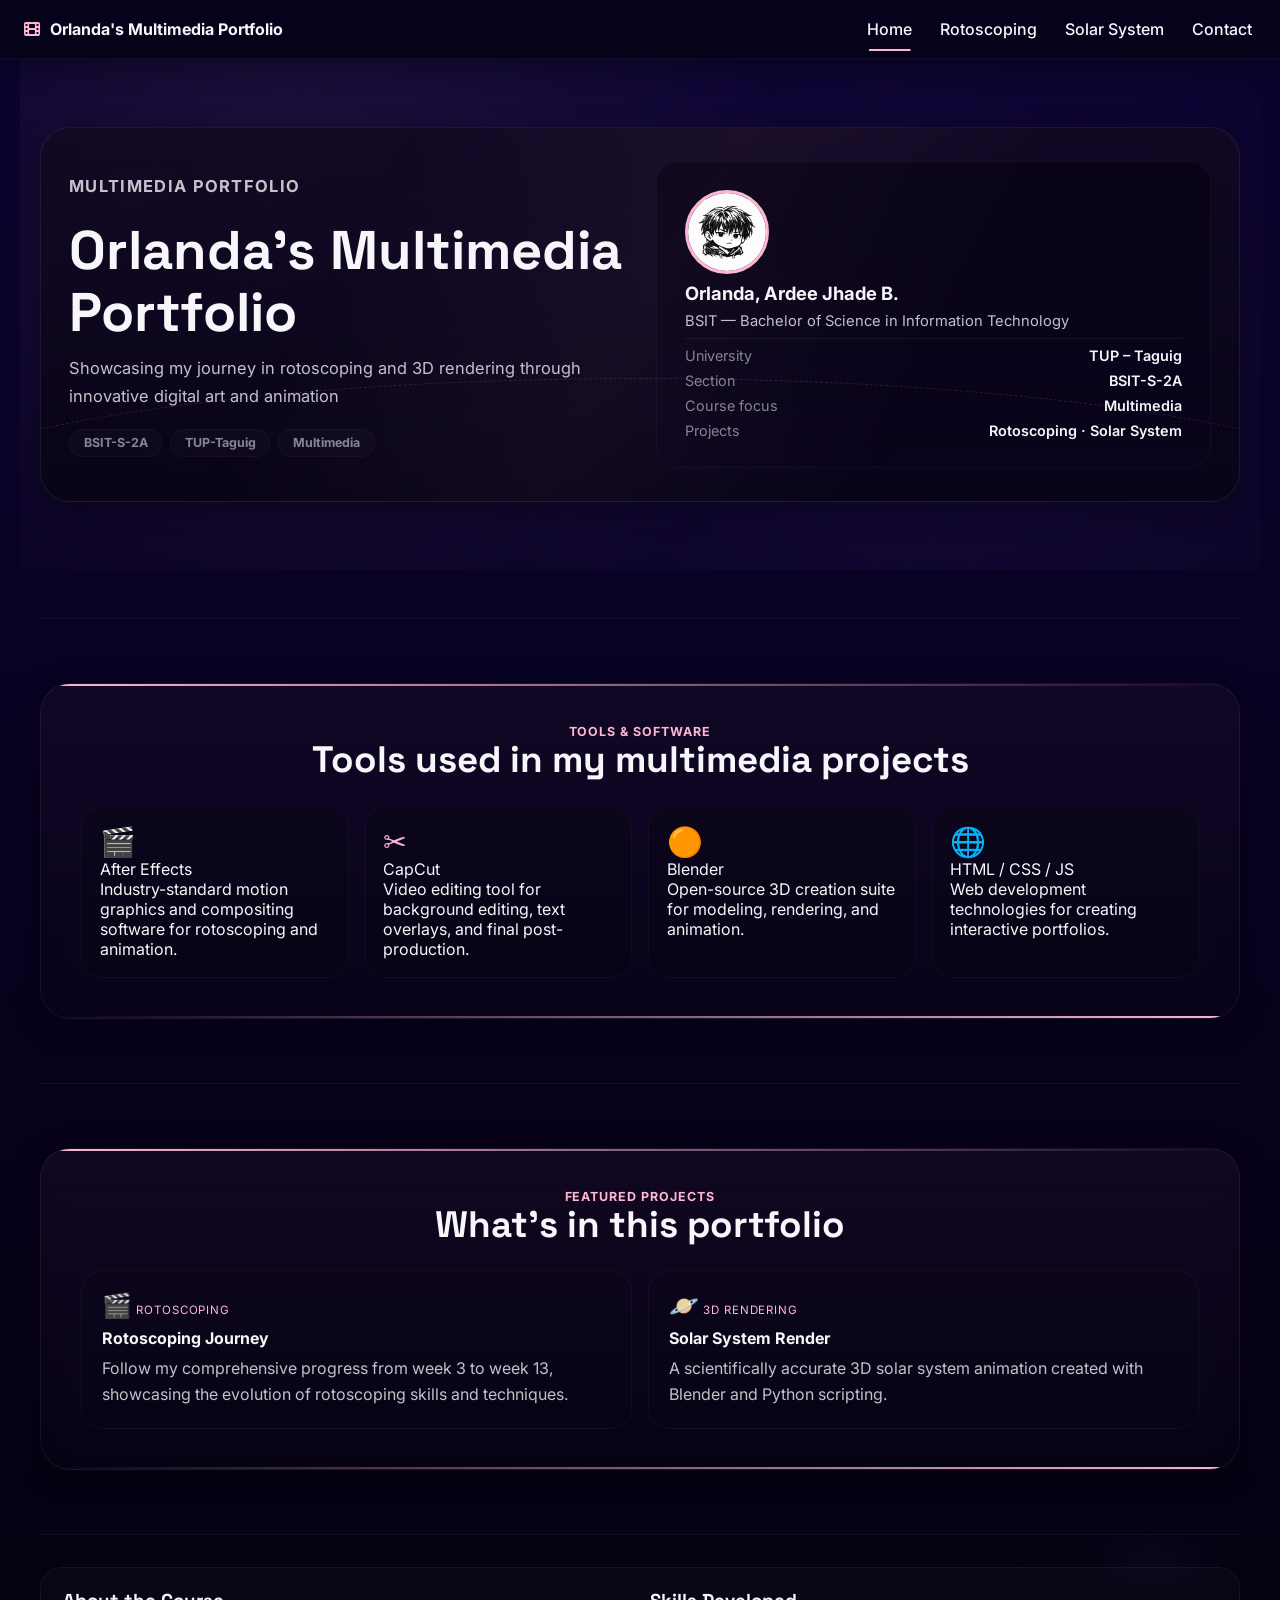
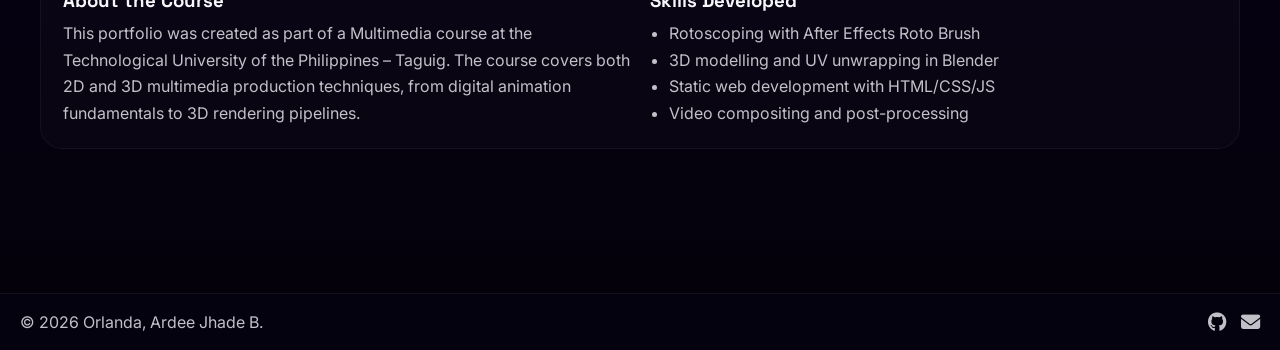
<file: index.html>
<!doctype html>
<html lang="en">
    <head>
        <meta charset="UTF-8" />
        <meta name="viewport" content="width=device-width, initial-scale=1.0" />
        <meta
            name="description"
            content="Orlanda's Multimedia Portfolio — showcasing rotoscoping and 3D solar system animation projects with cutting-edge digital art techniques."
        />
        <link rel="icon" type="image/x-icon" href="images/favicon.png" />
        <title>Orlanda's Multimedia Portfolio</title>
        <link rel="stylesheet" href="css/style.css" />
        <link
            rel="stylesheet"
            href="https://cdnjs.cloudflare.com/ajax/libs/font-awesome/6.4.0/css/all.min.css"
        />
    </head>
    <body class="home-page">
        <a class="skip-link" href="#main">Skip to main content</a>

        <!-- Navbar -->
        <nav class="nav-glass" id="navbar">
            <div class="nav-inner">
                <a href="index.html" class="nav-logo">
                    <i class="fas fa-film"></i>
                    <span>Orlanda's Multimedia Portfolio</span>
                </a>
                <button
                    class="nav-toggle"
                    id="navToggle"
                    aria-label="Toggle navigation"
                >
                    <i class="fas fa-bars"></i>
                </button>
                <div class="nav-links" id="navLinks">
                    <a href="index.html" class="active">Home</a>
                    <a href="rotoscoping.html">Rotoscoping</a>
                    <a href="solar-system.html">Solar System</a>
                    <a href="contact.html">Contact</a>
                </div>
            </div>
        </nav>

        <!-- Main Content -->
        <main id="main" tabindex="-1">
            <div class="page-container">
                <!-- ── HERO ── -->
                <section class="hero-section">
                    <div class="hero-content">
                        <div class="about-hero home-hero-panel solar-block">
                            <div class="about-hero-left reveal">
                                <p class="eyebrow">Multimedia Portfolio</p>
                                <h1>Orlanda's Multimedia Portfolio</h1>
                                <p>
                                    Showcasing my journey in rotoscoping and 3D rendering
                                    through innovative digital art and animation
                                </p>
                                <div class="about-pills">
                                    <span class="about-pill">BSIT-S-2A</span>
                                    <span class="about-pill">TUP-Taguig</span>
                                    <span class="about-pill">Multimedia</span>
                                </div>
                            </div>
                            <!-- Profile card -->
                            <div class="profile-card reveal">
                                <img
                                    class="profile-avatar"
                                    src="images/adi.png"
                                    alt="Orlanda, Ardee Jhade B."
                                />
                                <p class="profile-name">Orlanda, Ardee Jhade B.</p>
                                <p class="profile-sub">
                                    BSIT — Bachelor of Science in Information Technology
                                </p>
                                <hr class="profile-divider" />
                                <div class="profile-row">
                                    <span class="pr-key">University</span>
                                    <span class="pr-val">TUP – Taguig</span>
                                </div>
                                <div class="profile-row">
                                    <span class="pr-key">Section</span>
                                    <span class="pr-val">BSIT-S-2A</span>
                                </div>
                                <div class="profile-row">
                                    <span class="pr-key">Course focus</span>
                                    <span class="pr-val">Multimedia</span>
                                </div>
                                <div class="profile-row">
                                    <span class="pr-key">Projects</span>
                                    <span class="pr-val">Rotoscoping · Solar System</span>
                                </div>
                            </div>
                            <div class="solar-orbit-line" aria-hidden="true"></div>
                        </div>
                    </div>
                </section>

                <!-- ── BODY ── -->
                <div class="content-section">
                    <div class="about-body">
                        <hr class="about-divider" />
                        <!-- Tools & Software -->
                        <div class="section-wrapper">
                            <div
                                class="home-section-head reveal"
                                style="margin-bottom: 1.5rem"
                            >
                                <p class="eyebrow">Tools & Software</p>
                                <h2>Tools used in my multimedia projects</h2>
                            </div>
                            <div class="tools-grid">
                                <div class="tool-card reveal">
                                    <span class="tool-icon">🎬</span>
                                    <p class="tool-name">After Effects</p>
                                    <p class="tool-desc">
                                        Industry-standard motion graphics and
                                        compositing software for rotoscoping and
                                        animation.
                                    </p>
                                </div>
                                <div class="tool-card reveal">
                                    <span class="tool-icon">✂️</span>
                                    <p class="tool-name">CapCut</p>
                                    <p class="tool-desc">
                                        Video editing tool for background editing, text
                                        overlays, and final post-production.
                                    </p>
                                </div>
                                <div class="tool-card reveal">
                                    <span class="tool-icon">🟠</span>
                                    <p class="tool-name">Blender</p>
                                    <p class="tool-desc">
                                        Open-source 3D creation suite for modeling,
                                        rendering, and animation.
                                    </p>
                                </div>
                                <div class="tool-card reveal">
                                    <span class="tool-icon">🌐</span>
                                    <p class="tool-name">HTML / CSS / JS</p>
                                    <p class="tool-desc">
                                        Web development technologies for creating
                                        interactive portfolios.
                                    </p>
                                </div>
                            </div>
                        </div>
                        <hr class="about-divider" />
                        <!-- Projects -->
                        <div class="section-wrapper">
                            <div
                                class="home-section-head reveal"
                                style="margin-bottom: 1.5rem"
                            >
                                <p class="eyebrow">Featured Projects</p>
                                <h2>What's in this portfolio</h2>
                            </div>
                            <div class="project-summary-grid">
                                <a class="ps-card reveal" href="rotoscoping.html">
                                    <span class="ps-icon">🎬</span>
                                    <span class="ps-tag">Rotoscoping</span>
                                    <p class="ps-title">Rotoscoping Journey</p>
                                    <p class="ps-desc">
                                        Follow my comprehensive progress from week 3 to
                                        week 13, showcasing the evolution of rotoscoping
                                        skills and techniques.
                                    </p>
                                </a>
                                <a class="ps-card reveal" href="solar-system.html">
                                    <span class="ps-icon">🪐</span>
                                    <span class="ps-tag">3D Rendering</span>
                                    <p class="ps-title">Solar System Render</p>
                                    <p class="ps-desc">
                                        A scientifically accurate 3D solar system
                                        animation created with Blender and Python
                                        scripting.
                                    </p>
                                </a>
                            </div>
                        </div>
                        <hr class="about-divider" />
                        <!-- Course context -->
                        <div class="course-box reveal">
                            <div>
                                <h3>About the Course</h3>
                                <p>
                                    This portfolio was created as part of a Multimedia
                                    course at the Technological University of the
                                    Philippines – Taguig. The course covers both 2D and
                                    3D multimedia production techniques, from digital
                                    animation fundamentals to 3D rendering pipelines.
                                </p>
                            </div>
                            <div>
                                <h3>Skills Developed</h3>
                                <ul class="course-list">
                                    <li>Rotoscoping with After Effects Roto Brush</li>
                                    <li>3D modelling and UV unwrapping in Blender</li>
                                    <li>Static web development with HTML/CSS/JS</li>
                                    <li>Video compositing and post-processing</li>
                                </ul>
                            </div>
                        </div>
                    </div>
                </div>
            </div>
        </main>

        <!-- Footer -->
        <footer class="footer-glass">
            <div class="footer-inner">
                <p>
                    &copy; <span id="current-year"></span> Orlanda, Ardee Jhade
                    B.
                </p>
                <div class="footer-socials">
                    <a
                        href="https://github.com/AkiraJade"
                        target="_blank"
                        aria-label="GitHub"
                        ><i class="fab fa-github"></i
                    ></a>
                    <a
                        href="mailto:jhadeorlanda117@gmail.com"
                        aria-label="Email"
                        ><i class="fas fa-envelope"></i
                    ></a>
                </div>
            </div>
        </footer>

        <script>
            document.getElementById("current-year").textContent =
                new Date().getFullYear();

            const navToggle = document.getElementById("navToggle");
            const navLinks = document.getElementById("navLinks");
            navToggle.addEventListener("click", () => {
                navLinks.classList.toggle("active");
            });
        </script>
    </body>
</html>
</file>
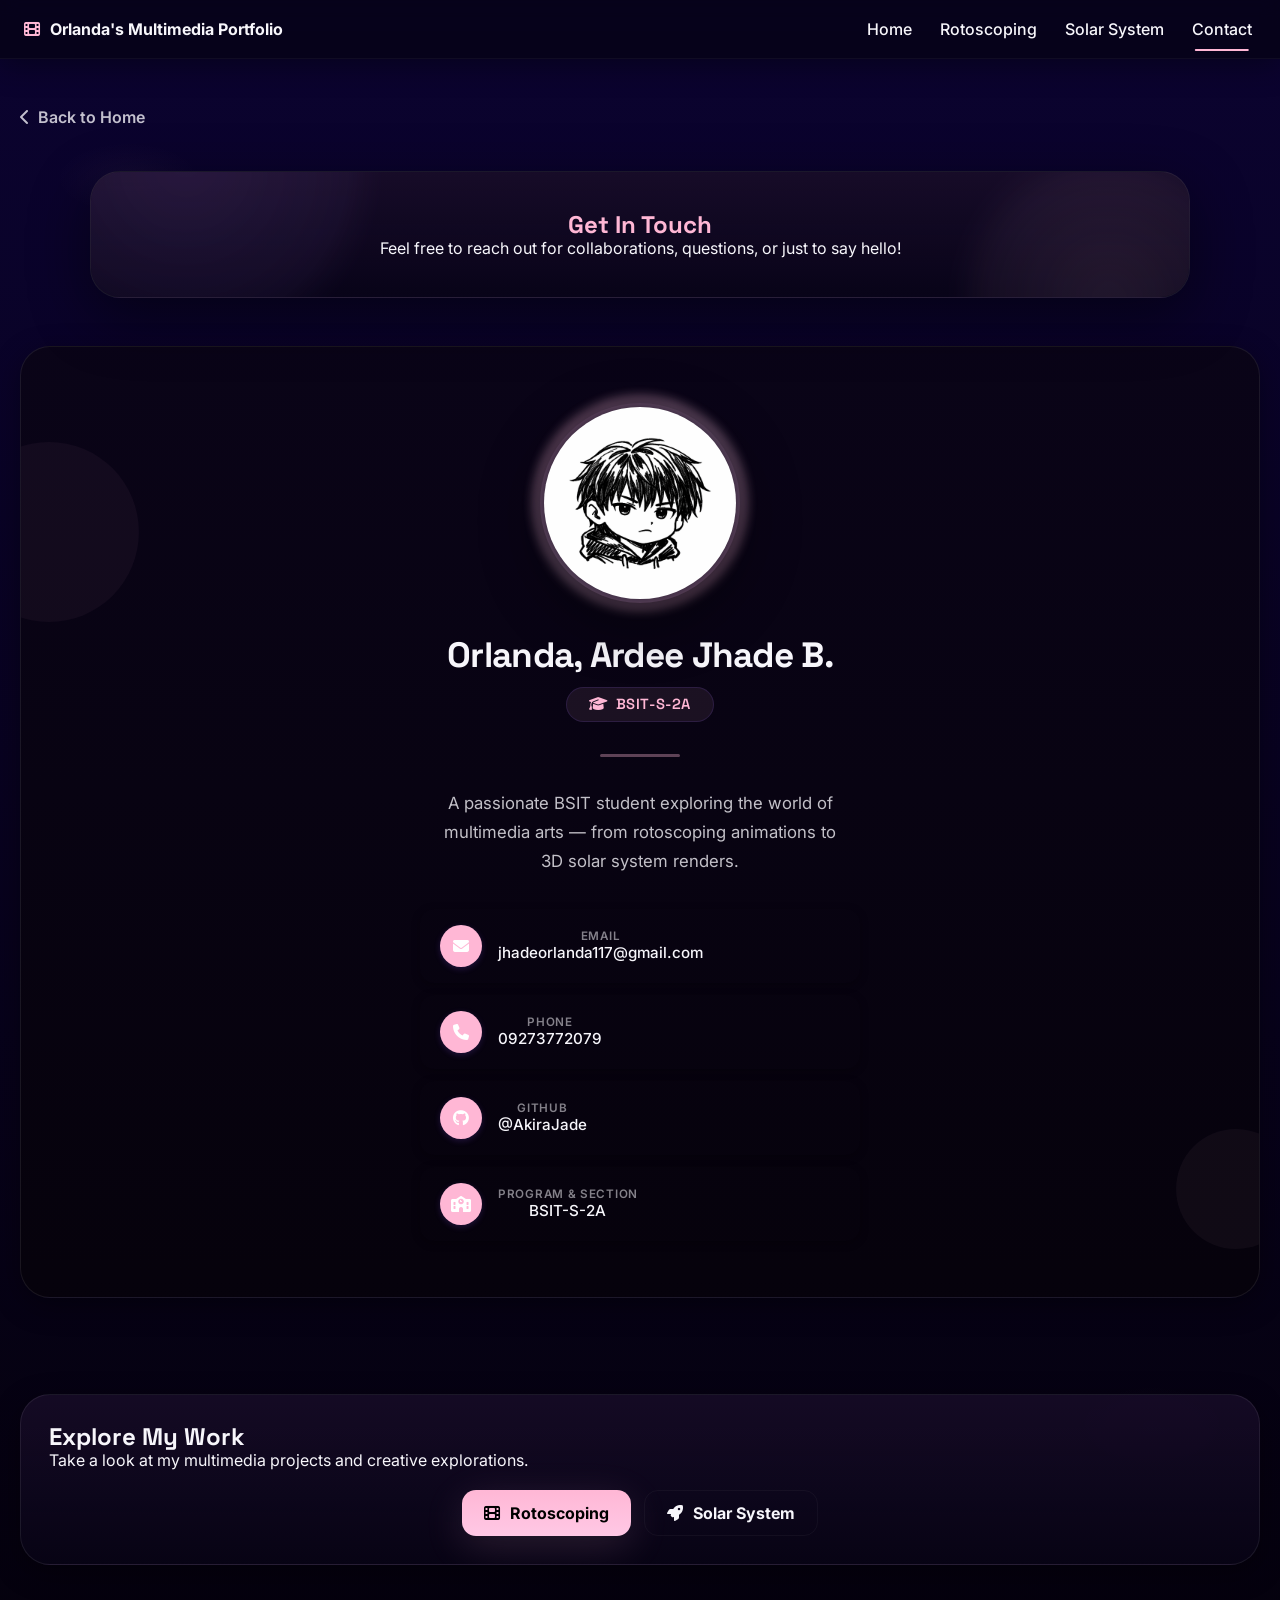
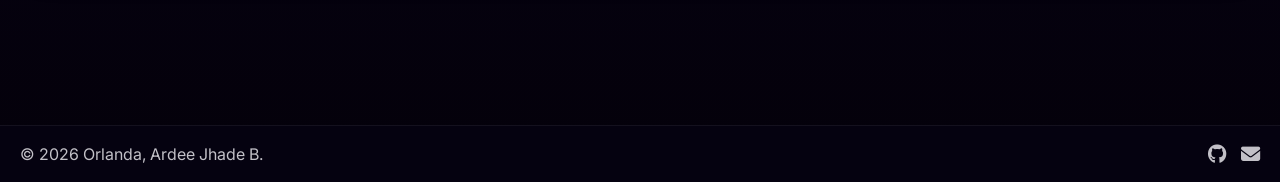
<file: contact.html>
<!doctype html>
<html lang="en">
    <head>
        <meta charset="UTF-8" />
        <meta name="viewport" content="width=device-width, initial-scale=1.0" />
        <meta
            name="description"
            content="Contact Orlanda, Ardee Jhade B. — BSIT-S-2A student and multimedia portfolio creator."
        />
        <link rel="icon" type="image/x-icon" href="images/favicon.png" />
        <title>Contact | Orlanda's Multimedia Portfolio</title>
        <link rel="stylesheet" href="css/style.css" />
        <link
            rel="stylesheet"
            href="https://cdnjs.cloudflare.com/ajax/libs/font-awesome/6.4.0/css/all.min.css"
        />
        <style>
            /* ---- Contact Page Specific Styles ---- */
            .contact-profile-card {
                max-width: 520px;
                margin: 0 auto;
                text-align: center;
            }

            .profile-picture-wrapper {
                position: relative;
                width: 200px;
                height: 200px;
                margin: 0 auto 2rem;
            }

            .profile-picture-ring {
                position: absolute;
                inset: -5px;
                border-radius: 50%;
                background: linear-gradient(
                    135deg,
                    var(--accent),
                    var(--accent-light),
                    var(--accent)
                );
                animation: ringRotate 8s linear infinite;
                z-index: 0;
            }

            @keyframes ringRotate {
                from {
                    transform: rotate(0deg);
                }
                to {
                    transform: rotate(360deg);
                }
            }

            .profile-picture-ring::before {
                content: "";
                position: absolute;
                inset: 3px;
                border-radius: 50%;
                background: var(--card);
            }

            .profile-picture {
                position: relative;
                width: 200px;
                height: 200px;
                border-radius: 50%;
                object-fit: cover;
                z-index: 1;
                box-shadow: var(--shadow-lg);
                transition: var(--transition-smooth);
            }

            .profile-picture:hover {
                transform: scale(1.03);
                box-shadow: var(--shadow-xl);
            }

            .profile-name {
                font-family: "Space Grotesk", sans-serif;
                font-size: 2.2rem;
                font-weight: 800;
                margin-bottom: 0.5rem;
                letter-spacing: -0.02em;
                color: var(--text);
            }

            .profile-section-badge {
                display: inline-flex;
                align-items: center;
                gap: 0.5rem;
                padding: 0.45rem 1.4rem;
                border-radius: var(--radius-full);
                font-size: 0.92rem;
                font-weight: 600;
                font-family: "Space Grotesk", sans-serif;
                color: var(--accent);
                background: var(--accent-faint);
                border: 1px solid rgba(139, 92, 246, 0.15);
                letter-spacing: 0.04em;
            }

            .profile-divider {
                width: 80px;
                height: 3px;
                margin: 2rem auto;
                border-radius: 3px;
                background: var(--accent);
                opacity: 0.35;
            }

            .contact-info-grid {
                display: grid;
                grid-template-columns: 1fr;
                gap: 0.75rem;
                max-width: 440px;
                margin: 0 auto;
            }

            .contact-info-item {
                display: flex;
                align-items: center;
                gap: 1rem;
                padding: 1rem 1.25rem;
                background: var(--bg);
                border: 1px solid var(--border);
                border-radius: var(--radius-md);
                box-shadow: var(--shadow-xs);
                transition: var(--transition-smooth);
                text-decoration: none;
                color: var(--text);
            }

            .contact-info-item:hover {
                transform: translateY(-2px);
                box-shadow: var(--shadow-md);
                border-color: var(--accent-lighter);
            }

            .contact-info-item .icon-circle {
                width: 42px;
                height: 42px;
                border-radius: 50%;
                display: flex;
                align-items: center;
                justify-content: center;
                font-size: 1rem;
                flex-shrink: 0;
                background: var(--accent);
                color: #fff;
                box-shadow: 0 2px 6px rgba(139, 92, 246, 0.2);
            }

            .contact-info-item .info-text {
                display: flex;
                flex-direction: column;
            }

            .contact-info-item .info-label {
                font-size: 0.73rem;
                color: var(--text-muted);
                text-transform: uppercase;
                letter-spacing: 0.06em;
                font-weight: 600;
            }

            .contact-info-item .info-value {
                font-size: 0.95rem;
                color: var(--text);
                font-weight: 500;
            }

            /* Decorative shapes */
            .contact-particles {
                position: absolute;
                inset: 0;
                pointer-events: none;
                overflow: hidden;
                border-radius: inherit;
            }

            .contact-particles .particle {
                position: absolute;
                border-radius: 50%;
                opacity: 0.04;
                animation: particleFloat 10s ease-in-out infinite;
            }

            @keyframes particleFloat {
                0%,
                100% {
                    transform: translateY(0) scale(1);
                }
                50% {
                    transform: translateY(-15px) scale(1.1);
                }
            }
        </style>
    </head>
    <body>
        <a
            class="skip-link"
            href="#maincontent"
            style="
                position: fixed;
                left: -999px;
                top: auto;
                width: 1px;
                height: 1px;
                overflow: hidden;
            "
            >Skip to main content</a
        >

        <!-- Navbar -->
        <nav class="nav-glass" id="navbar">
            <div class="nav-inner">
                <a href="index.html" class="nav-logo">
                    <i class="fas fa-film"></i>
                    <span>Orlanda's Multimedia Portfolio</span>
                </a>
                <button
                    class="nav-toggle"
                    id="navToggle"
                    aria-label="Toggle navigation"
                >
                    <i class="fas fa-bars"></i>
                </button>
                <div class="nav-links" id="navLinks">
                    <a href="index.html">Home</a>
                    <a href="rotoscoping.html">Rotoscoping</a>
                    <a href="solar-system.html">Solar System</a>
                    <a href="contact.html" class="active">Contact</a>
                </div>
            </div>
        </nav>

        <!-- Main Content -->
        <main
            id="maincontent"
            class="container"
            style="padding-top: 3rem; padding-bottom: 4rem"
        >
            <a href="index.html" class="back-link fade-up">
                <i class="fas fa-chevron-left"></i> Back to Home
            </a>

            <!-- Hero Section -->
            <section class="hero-glass fade-up" style="margin-bottom: 3rem">
                <div
                    class="glow-ring purple"
                    style="
                        width: 350px;
                        height: 350px;
                        top: -180px;
                        left: -80px;
                    "
                ></div>
                <div
                    class="glow-ring magenta"
                    style="
                        width: 280px;
                        height: 280px;
                        bottom: -140px;
                        right: -60px;
                    "
                ></div>
                <h1 class="gradient-text">Get In Touch</h1>
                <p>
                    Feel free to reach out for collaborations, questions, or
                    just to say hello!
                </p>
            </section>

            <!-- Profile Card -->
            <section class="content-section fade-up" style="padding-top: 0">
                <div
                    class="glass-card-strong"
                    style="
                        padding: 3.5rem 2rem;
                        border-radius: var(--radius-xl);
                        position: relative;
                        overflow: hidden;
                    "
                >
                    <!-- Decorative particles -->
                    <div class="contact-particles">
                        <div
                            class="particle"
                            style="
                                width: 180px;
                                height: 180px;
                                background: var(--accent);
                                top: 10%;
                                left: -5%;
                                animation-delay: 0s;
                            "
                        ></div>
                        <div
                            class="particle"
                            style="
                                width: 120px;
                                height: 120px;
                                background: var(--accent-light);
                                bottom: 5%;
                                right: -3%;
                                animation-delay: 2s;
                            "
                        ></div>
                        <div
                            class="particle"
                            style="
                                width: 80px;
                                height: 80px;
                                background: var(--accent-lighter);
                                top: 50%;
                                right: 20%;
                                animation-delay: 4s;
                                filter: blur(40px);
                            "
                        ></div>
                    </div>

                    <div class="contact-profile-card relative z-10">
                        <!-- Profile Picture -->
                        <div class="profile-picture-wrapper">
                            <div class="profile-picture-ring"></div>
                            <img
                                src="images/adi.png"
                                alt="Orlanda, Ardee Jhade B. — Profile Picture"
                                class="profile-picture"
                            />
                        </div>

                        <!-- Name -->
                        <h2 class="profile-name">Orlanda, Ardee Jhade B.</h2>

                        <!-- Section -->
                        <div style="margin-top: 0.75rem">
                            <span class="profile-section-badge">
                                <i class="fas fa-graduation-cap"></i>
                                BSIT-S-2A
                            </span>
                        </div>

                        <div class="profile-divider"></div>

                        <!-- Bio -->
                        <p
                            class="text-secondary"
                            style="
                                max-width: 400px;
                                margin: 0 auto 2rem;
                                line-height: 1.75;
                                font-size: 1.05rem;
                            "
                        >
                            A passionate BSIT student exploring the world of
                            multimedia arts — from rotoscoping animations to 3D
                            solar system renders.
                        </p>

                        <!-- Contact Info Cards -->
                        <div class="contact-info-grid">
                            <a
                                href="mailto:jhadeorlanda117@gmail.com"
                                class="contact-info-item"
                            >
                                <div class="icon-circle">
                                    <i class="fas fa-envelope"></i>
                                </div>
                                <div class="info-text">
                                    <span class="info-label">Email</span>
                                    <span class="info-value"
                                        >jhadeorlanda117@gmail.com</span
                                    >
                                </div>
                            </a>

                            <a href="tel:09273772079" class="contact-info-item">
                                <div class="icon-circle">
                                    <i class="fas fa-phone"></i>
                                </div>
                                <div class="info-text">
                                    <span class="info-label">Phone</span>
                                    <span class="info-value">09273772079</span>
                                </div>
                            </a>

                            <a
                                href="https://github.com/AkiraJade"
                                target="_blank"
                                rel="noopener noreferrer"
                                class="contact-info-item"
                            >
                                <div class="icon-circle">
                                    <i class="fab fa-github"></i>
                                </div>
                                <div class="info-text">
                                    <span class="info-label">GitHub</span>
                                    <span class="info-value">@AkiraJade</span>
                                </div>
                            </a>

                            <div
                                class="contact-info-item"
                                style="cursor: default"
                            >
                                <div class="icon-circle">
                                    <i class="fas fa-school"></i>
                                </div>
                                <div class="info-text">
                                    <span class="info-label"
                                        >Program & Section</span
                                    >
                                    <span class="info-value">BSIT-S-2A</span>
                                </div>
                            </div>
                        </div>
                    </div>
                </div>
            </section>

            <!-- CTA -->
            <section class="content-section fade-up">
                <div class="cta-glass">
                    <h2>Explore My Work</h2>
                    <p>
                        Take a look at my multimedia projects and creative
                        explorations.
                    </p>
                    <div class="btn-group">
                        <a
                            href="rotoscoping.html"
                            class="btn-glow btn-glow-white"
                        >
                            <i class="fas fa-film"></i> Rotoscoping
                        </a>
                        <a
                            href="solar-system.html"
                            class="btn-glow btn-glow-dark"
                        >
                            <i class="fas fa-rocket"></i> Solar System
                        </a>
                    </div>
                </div>
            </section>
        </main>

        <!-- Footer -->
        <footer class="footer-glass">
            <div class="footer-inner">
                <p>
                    &copy; <span id="current-year"></span> Orlanda, Ardee Jhade
                    B.
                </p>
                <div class="footer-socials">
                    <a
                        href="https://github.com/AkiraJade"
                        target="_blank"
                        aria-label="GitHub"
                        ><i class="fab fa-github"></i
                    ></a>
                    <a
                        href="mailto:jhadeorlanda117@gmail.com"
                        aria-label="Email"
                        ><i class="fas fa-envelope"></i
                    ></a>
                </div>
            </div>
        </footer>

        <script>
            // Set current year
            document.getElementById("current-year").textContent =
                new Date().getFullYear();

            // Mobile nav toggle
            const navToggle = document.getElementById("navToggle");
            const navLinks = document.getElementById("navLinks");
            navToggle.addEventListener("click", () => {
                navLinks.classList.toggle("active");
            });
        </script>
    </body>
</html>
</file>
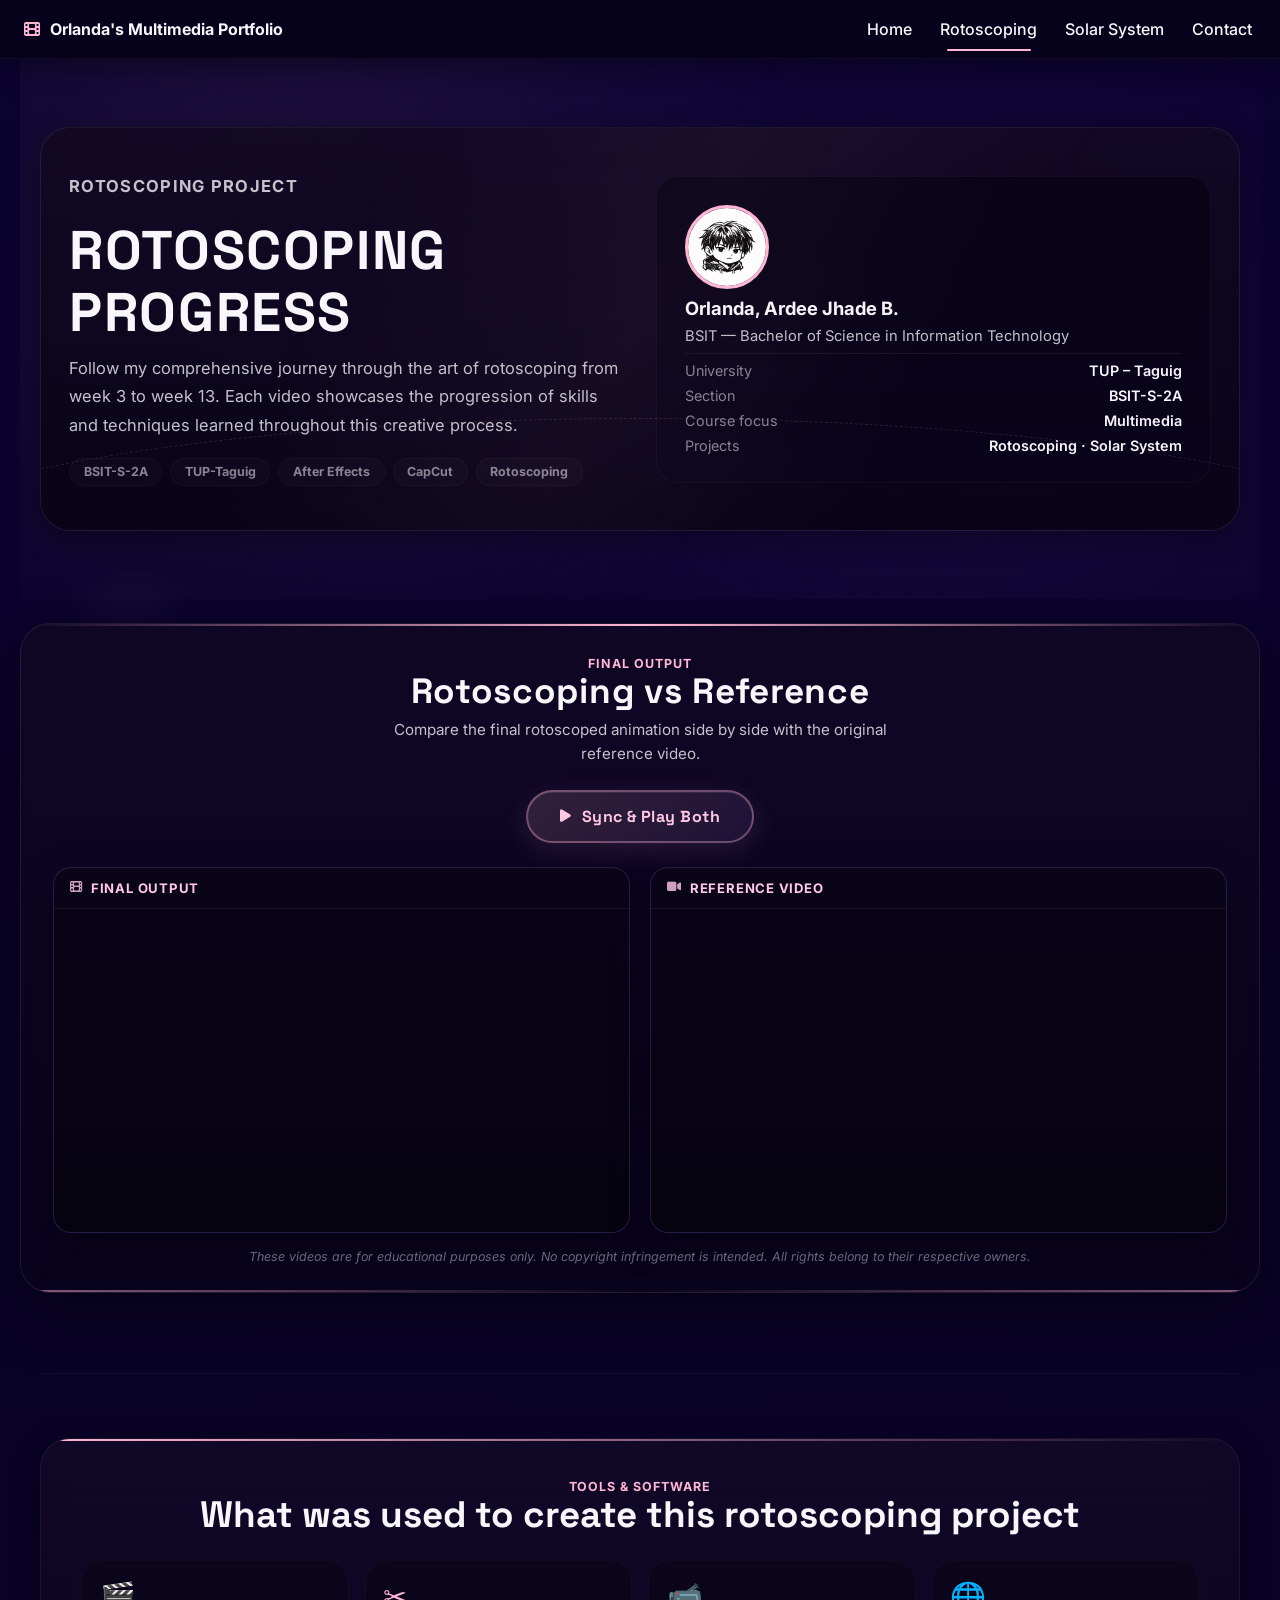
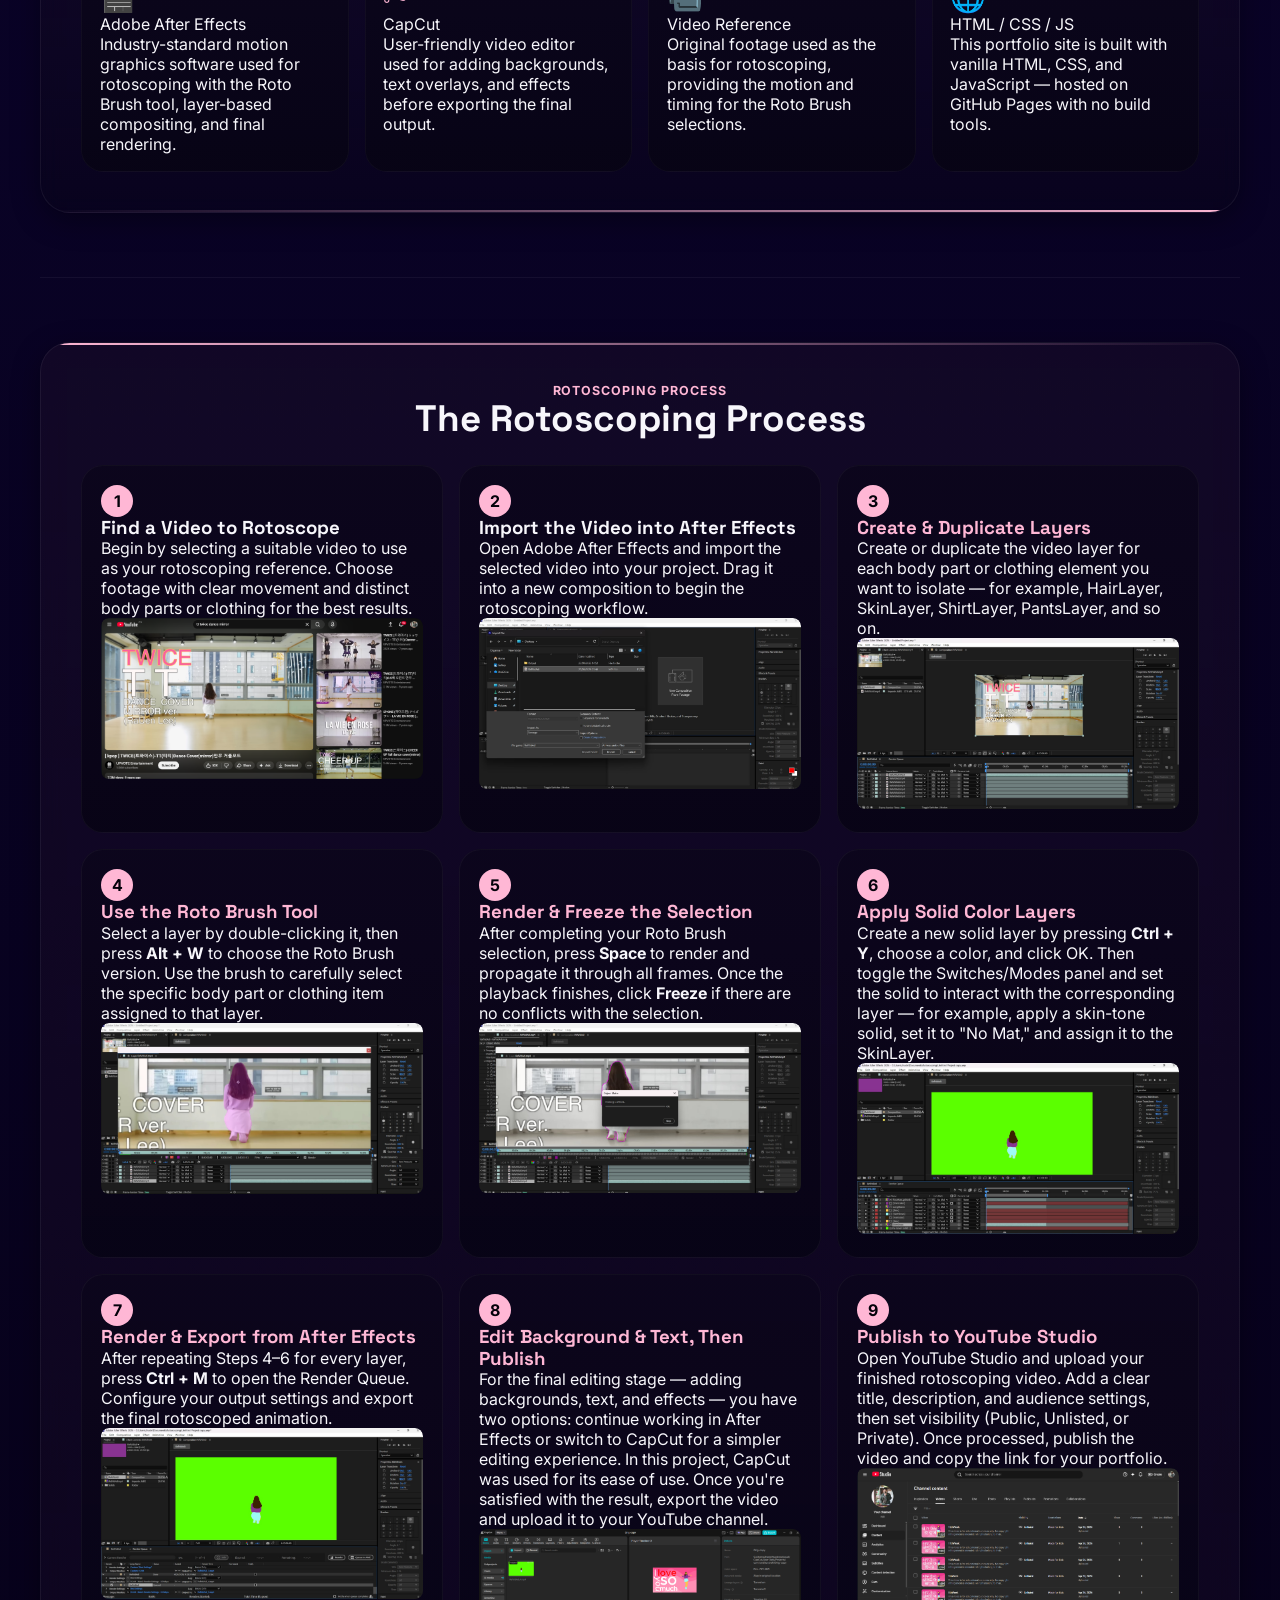
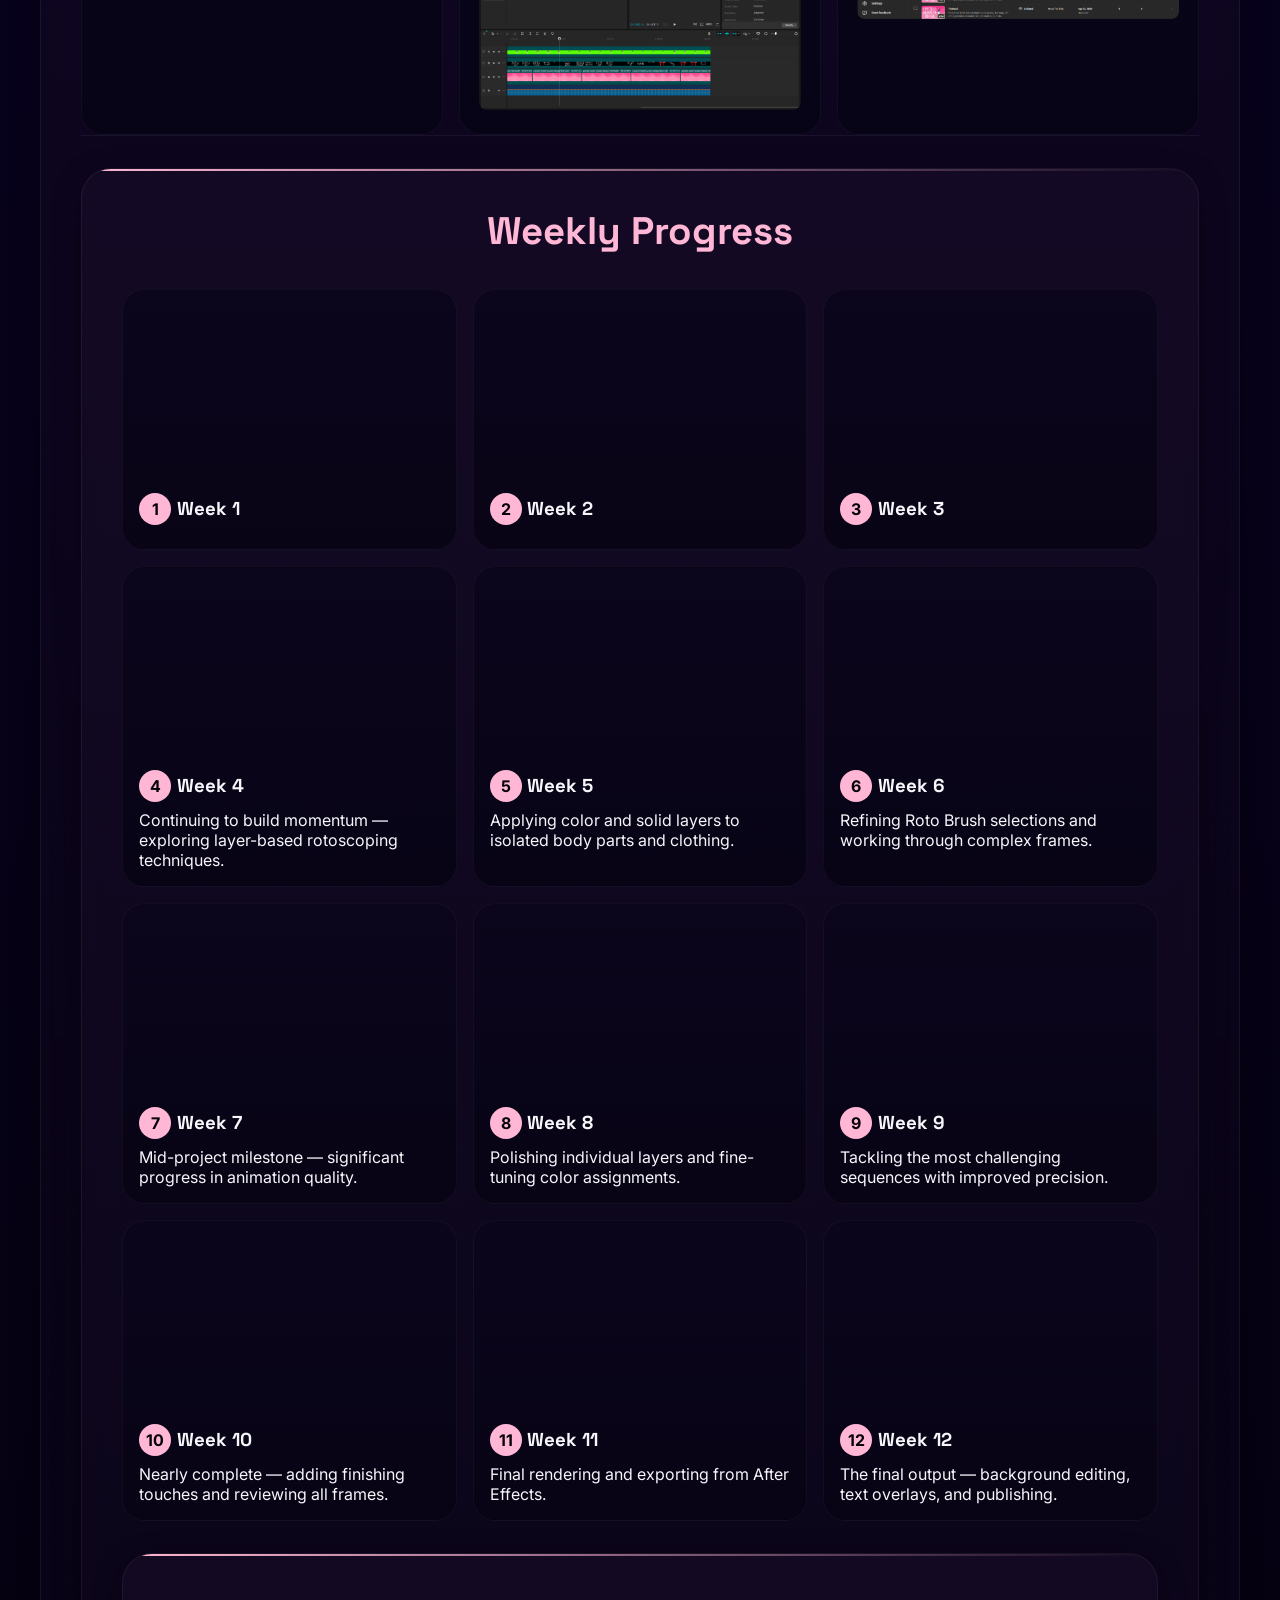
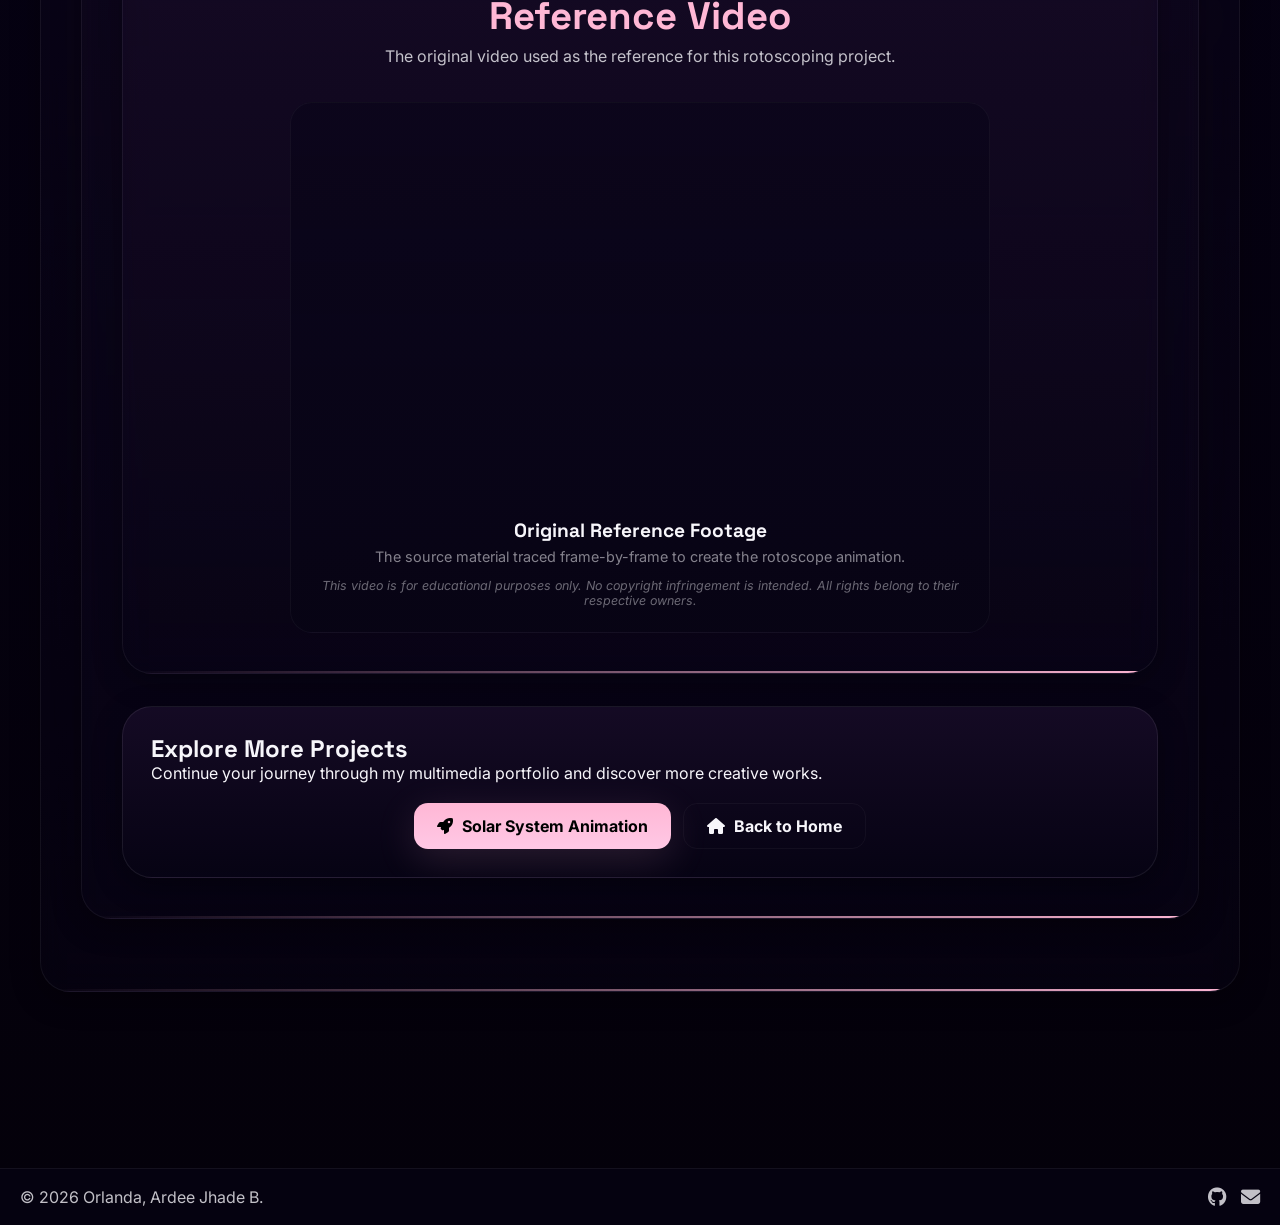
<file: rotoscoping.html>
<!DOCTYPE html>
<html lang="en">

<head>
  <meta charset="UTF-8">
  <meta name="viewport" content="width=device-width, initial-scale=1.0">
  <meta name="description"
    content="Rotoscoping Progress — follow the week-by-week development of animation skills from basic rotoscoping to polished final animations.">
  <link rel="icon" type="image/x-icon" href="images/favicon.png">
  <title>Rotoscoping Progress | Multimedia Portfolio</title>
  <link rel="stylesheet" href="css/style.css">
  <link rel="stylesheet" href="https://cdnjs.cloudflare.com/ajax/libs/font-awesome/6.4.0/css/all.min.css">
</head>

<body class="rotoscoping-page">
  <a class="skip-link" href="#main">Skip to main content</a>

  <!-- Navbar -->
  <nav class="nav-glass" id="navbar">
    <div class="nav-inner">
      <a href="index.html" class="nav-logo">
        <i class="fas fa-film"></i>
        <span>Orlanda's Multimedia Portfolio</span>
      </a>
      <button class="nav-toggle" id="navToggle" aria-label="Toggle navigation">
        <i class="fas fa-bars"></i>
      </button>
      <div class="nav-links" id="navLinks">
        <a href="index.html">Home</a>
        <a href="rotoscoping.html" class="active">Rotoscoping</a>
        <a href="solar-system.html">Solar System</a>
        <a href="contact.html">Contact</a>
      </div>
    </div>
  </nav>

  <!-- Main Content -->
  <main id="main">
    <div class="page-container">
      <!-- ── HERO ── -->
      <section class="hero-section">
        <div class="hero-content">
          <div class="about-hero home-hero-panel solar-block">
            <div class="about-hero-left reveal">
              <p class="eyebrow">Rotoscoping Project</p>
              <h1 class="roto-hero-title">Rotoscoping Progress</h1>
              <p>Follow my comprehensive journey through the art of rotoscoping from week 3 to week 13. Each video showcases the progression of skills and techniques learned throughout this creative process.</p>
              <div class="about-pills">
                <span class="about-pill">BSIT-S-2A</span>
                <span class="about-pill">TUP-Taguig</span>
                <span class="about-pill">After Effects</span>
                <span class="about-pill">CapCut</span>
                <span class="about-pill">Rotoscoping</span>
              </div>
            </div>
            <!-- Profile card -->
            <div class="profile-card reveal">
              <img class="profile-avatar" src="images/adi.png" alt="Orlanda, Ardee Jhade B." />
              <p class="profile-name">Orlanda, Ardee Jhade B.</p>
              <p class="profile-sub">BSIT — Bachelor of Science in Information Technology</p>
              <hr class="profile-divider" />
              <div class="profile-row">
                <span class="pr-key">University</span>
                <span class="pr-val">TUP – Taguig</span>
              </div>
              <div class="profile-row">
                <span class="pr-key">Section</span>
                <span class="pr-val">BSIT-S-2A</span>
              </div>
              <div class="profile-row">
                <span class="pr-key">Course focus</span>
                <span class="pr-val">Multimedia</span>
              </div>
              <div class="profile-row">
                <span class="pr-key">Projects</span>
                <span class="pr-val">Rotoscoping · Solar System</span>
              </div>
            </div>
            <div class="solar-orbit-line" aria-hidden="true"></div>
          </div>
        </div>
      </section>

      <!-- ── FINAL OUTPUT SHOWCASE ── -->
      <section class="final-output-showcase reveal">
        <div class="final-output-header">
          <p class="eyebrow">Final Output</p>
          <h2>Rotoscoping vs Reference</h2>
          <p class="final-output-desc">Compare the final rotoscoped animation side by side with the original reference video.</p>
        </div>
        <div class="final-output-controls">
          <button type="button" id="syncPlayBtn" class="sync-play-btn">
            <i class="fas fa-play"></i>
            <span>Sync & Play Both</span>
          </button>
        </div>
        <div class="final-output-grid">
          <div class="final-output-card">
            <div class="final-output-label"><i class="fas fa-film"></i> Final Output</div>
            <div class="video-wrapper">
              <div id="rotoFinalPlayer"></div>
            </div>
          </div>
          <div class="final-output-card">
            <div class="final-output-label"><i class="fas fa-video"></i> Reference Video</div>
            <div class="video-wrapper">
              <div id="rotoRefPlayer"></div>
            </div>
          </div>
        </div>
        <p class="text-muted" style="text-align:center; font-size:0.78rem; margin-top:1rem; font-style:italic; opacity:0.8;">
          These videos are for educational purposes only. No copyright infringement is intended. All rights belong to their respective owners.
        </p>
      </section>

      <!-- ── BODY ── -->
      <div class="content-section">
        <div class="about-body">
          <hr class="about-divider" />
          <!-- Tools & Software -->
          <div class="section-wrapper">
            <div class="home-section-head reveal" style="margin-bottom:1.5rem">
              <p class="eyebrow">Tools & Software</p>
              <h2>What was used to create this rotoscoping project</h2>
            </div>
            <div class="tools-grid">
              <div class="tool-card reveal">
                <span class="tool-icon">🎬</span>
                <p class="tool-name">Adobe After Effects</p>
                <p class="tool-desc">Industry-standard motion graphics software used for rotoscoping with the Roto Brush tool, layer-based compositing, and final rendering.</p>
              </div>
              <div class="tool-card reveal">
                <span class="tool-icon">✂️</span>
                <p class="tool-name">CapCut</p>
                <p class="tool-desc">User-friendly video editor used for adding backgrounds, text overlays, and effects before exporting the final output.</p>
              </div>
              <div class="tool-card reveal">
                <span class="tool-icon">📹</span>
                <p class="tool-name">Video Reference</p>
                <p class="tool-desc">Original footage used as the basis for rotoscoping, providing the motion and timing for the Roto Brush selections.</p>
              </div>
              <div class="tool-card reveal">
                <span class="tool-icon">🌐</span>
                <p class="tool-name">HTML / CSS / JS</p>
                <p class="tool-desc">This portfolio site is built with vanilla HTML, CSS, and JavaScript — hosted on GitHub Pages with no build tools.</p>
              </div>
            </div>
          </div>
          <hr class="about-divider" />
          <!-- Projects -->
          <div class="section-wrapper">
            <div class="home-section-head reveal" style="margin-bottom:1.5rem">
              <p class="eyebrow">Rotoscoping Process</p>
              <h2>The Rotoscoping Process</h2>
            </div>
            <div class="grid-3 stagger-children">
        <!-- Step 1 -->
        <div class="step-card">
          <div class="step-number">1</div>
          <h3>Find a Video to Rotoscope</h3>
          <p>Begin by selecting a suitable video to use as your rotoscoping reference. Choose footage with clear movement and distinct body parts or clothing for the best results.</p>
          <div style="border-radius: var(--radius-sm); overflow: hidden;">
            <img src="images/1stStep.png" alt="Find a Video to Rotoscope" class="process-image">
          </div>
        </div>

        <!-- Step 2 -->
        <div class="step-card">
          <div class="step-number">2</div>
          <h3>Import the Video into After Effects</h3>
          <p>Open Adobe After Effects and import the selected video into your project. Drag it into a new composition to begin the rotoscoping workflow.</p>
          <div style="border-radius: var(--radius-sm); overflow: hidden;">
            <img src="images/2ndStep.jpg" alt="Import Video into After Effects" class="process-image">
          </div>
        </div>

        <!-- Step 3 -->
        <div class="step-card">
          <div class="step-number">3</div>
          <h3 class="text-pink">Create &amp; Duplicate Layers</h3>
          <p>Create or duplicate the video layer for each body part or clothing element you want to isolate — for example, HairLayer, SkinLayer, ShirtLayer, PantsLayer, and so on.</p>
          <div style="border-radius: var(--radius-sm); overflow: hidden;">
            <img src="images/3rdStep.jpg" alt="Create and Duplicate Layers" class="process-image">
          </div>
        </div>

        <!-- Step 4 -->
        <div class="step-card">
          <div class="step-number">4</div>
          <h3 class="text-pink">Use the Roto Brush Tool</h3>
          <p>Select a layer by double-clicking it, then press <strong>Alt + W</strong> to choose the Roto Brush version. Use the brush to carefully select the specific body part or clothing item assigned to that layer.</p>
          <div style="border-radius: var(--radius-sm); overflow: hidden;">
            <img src="images/4thStep.jpg" alt="Roto Brush Selection" class="process-image">
          </div>
        </div>

        <!-- Step 5 -->
        <div class="step-card">
          <div class="step-number">5</div>
          <h3 class="text-pink">Render &amp; Freeze the Selection</h3>
          <p>After completing your Roto Brush selection, press <strong>Space</strong> to render and propagate it through all frames. Once the playback finishes, click <strong>Freeze</strong> if there are no conflicts with the selection.</p>
          <div style="border-radius: var(--radius-sm); overflow: hidden;">
            <img src="images/5thStep.jpg" alt="Render and Freeze Roto Brush" class="process-image">
          </div>
        </div>

        <!-- Step 6 -->
        <div class="step-card">
          <div class="step-number">6</div>
          <h3 class="text-pink">Apply Solid Color Layers</h3>
          <p>Create a new solid layer by pressing <strong>Ctrl + Y</strong>, choose a color, and click OK. Then toggle the Switches/Modes panel and set the solid to interact with the corresponding layer — for example, apply a skin-tone solid, set it to "No Mat," and assign it to the SkinLayer.</p>
          <div style="border-radius: var(--radius-sm); overflow: hidden;">
            <img src="images/6thStep.jpg" alt="Apply Solid Color Layers" class="process-image">
          </div>
        </div>

        <!-- Step 7 -->
        <div class="step-card">
          <div class="step-number">7</div>
          <h3 class="text-pink">Render &amp; Export from After Effects</h3>
          <p>After repeating Steps 4–6 for every layer, press <strong>Ctrl + M</strong> to open the Render Queue. Configure your output settings and export the final rotoscoped animation.</p>
          <div style="border-radius: var(--radius-sm); overflow: hidden;">
            <img src="images/7thStep.jpg" alt="Render and Export" class="process-image">
          </div>
        </div>

        <!-- Step 8 -->
        <div class="step-card">
          <div class="step-number">8</div>
          <h3 class="text-pink">Edit Background &amp; Text, Then Publish</h3>
          <p>For the final editing stage — adding backgrounds, text, and effects — you have two options: continue working in After Effects or switch to CapCut for a simpler editing experience. In this project, CapCut was used for its ease of use. Once you're satisfied with the result, export the video and upload it to your YouTube channel.</p>
          <div style="border-radius: var(--radius-sm); overflow: hidden;">
            <img src="images/8thStep.png" alt="Edit Background and Publish" class="process-image">
          </div>
        </div>

        <!-- Step 9 -->
        <div class="step-card">
          <div class="step-number">9</div>
          <h3 class="text-pink">Publish to YouTube Studio</h3>
          <p>Open YouTube Studio and upload your finished rotoscoping video. Add a clear title, description, and audience settings, then set visibility (Public, Unlisted, or Private). Once processed, publish the video and copy the link for your portfolio.</p>
          <div style="border-radius: var(--radius-sm); overflow: hidden;">
            <img src="images/9thStep.png" alt="Publish video to YouTube Studio" class="process-image">
          </div>
        </div>
      </div>
      <hr class="about-divider" />

      <!-- Weekly Progress Videos Section -->
      <div class="section-wrapper">
        <div class="section-title fade-up">
          <h2><span class="gradient-text">Weekly Progress</span></h2>
        </div>

        <div class="grid-3 stagger-children">

        <!-- Week 1 -->
        <div class="weekly-card">
          <div class="video-wrapper">
            <iframe src="https://www.youtube.com/embed/iy43esYLWjk" title="Rotoscoping Week 1"
              allow="accelerometer; autoplay; clipboard-write; encrypted-media; gyroscope; picture-in-picture"
              allowfullscreen></iframe>
          </div>
          <div class="card-body">
            <div class="flex items-center gap-1 mb-1">
              <span class="week-badge">1</span>
              <h3>Week 1</h3>
            </div>

          </div>
        </div>

        <!-- Week 2 -->
        <div class="weekly-card">
          <div class="video-wrapper">
            <iframe src="https://www.youtube.com/embed/oJZVbZ-JzgU" title="Rotoscoping Week 2"
              allow="accelerometer; autoplay; clipboard-write; encrypted-media; gyroscope; picture-in-picture"
              allowfullscreen></iframe>
          </div>
          <div class="card-body">
            <div class="flex items-center gap-1 mb-1">
              <span class="week-badge">2</span>
              <h3>Week 2</h3>
            </div>

          </div>
        </div>

        <!-- Week 3 -->
        <div class="weekly-card">
          <div class="video-wrapper">
            <iframe src="https://www.youtube.com/embed/QV3uTJyxrV8" title="Rotoscoping Week 3"
              allow="accelerometer; autoplay; clipboard-write; encrypted-media; gyroscope; picture-in-picture"
              allowfullscreen></iframe>
          </div>
          <div class="card-body">
            <div class="flex items-center gap-1 mb-1">
              <span class="week-badge">3</span>
              <h3>Week 3</h3>
            </div>

          </div>
        </div>

        <!-- Week 4 -->
        <div class="weekly-card">
          <div class="video-wrapper">
            <iframe src="https://www.youtube.com/embed/MPOleKRqBj4" title="Rotoscoping Week 4"
              allow="accelerometer; autoplay; clipboard-write; encrypted-media; gyroscope; picture-in-picture"
              allowfullscreen></iframe>
          </div>
          <div class="card-body">
            <div class="flex items-center gap-1 mb-1">
              <span class="week-badge">4</span>
              <h3>Week 4</h3>
            </div>
            <p>Continuing to build momentum — exploring layer-based rotoscoping techniques.</p>
          </div>
        </div>

        <div class="weekly-card">
          <div class="video-wrapper">
            <iframe src="https://www.youtube.com/embed/zJ9VXjEBlFE" title="Rotoscoping Week 5"
              allow="accelerometer; autoplay; clipboard-write; encrypted-media; gyroscope; picture-in-picture"
              allowfullscreen></iframe>
          </div>
          <div class="card-body">
            <div class="flex items-center gap-1 mb-1">
              <span class="week-badge">5</span>
              <h3>Week 5</h3>
            </div>
            <p>Applying color and solid layers to isolated body parts and clothing.</p>
          </div>
        </div>

        <div class="weekly-card">
          <div class="video-wrapper">
            <iframe src="https://www.youtube.com/embed/K2IXMSbdiGw" title="Rotoscoping Week 6"
              allow="accelerometer; autoplay; clipboard-write; encrypted-media; gyroscope; picture-in-picture"
              allowfullscreen></iframe>
          </div>
          <div class="card-body">
            <div class="flex items-center gap-1 mb-1">
              <span class="week-badge">6</span>
              <h3>Week 6</h3>
            </div>
            <p>Refining Roto Brush selections and working through complex frames.</p>
          </div>
        </div>

        <div class="weekly-card">
          <div class="video-wrapper">
            <iframe src="https://www.youtube.com/embed/6qpXSecRPKs" title="Rotoscoping Week 7"
              allow="accelerometer; autoplay; clipboard-write; encrypted-media; gyroscope; picture-in-picture"
              allowfullscreen></iframe>
          </div>
          <div class="card-body">
            <div class="flex items-center gap-1 mb-1">
              <span class="week-badge">7</span>
              <h3>Week 7</h3>
            </div>
            <p>Mid-project milestone — significant progress in animation quality.</p>
          </div>
        </div>

        <div class="weekly-card">
          <div class="video-wrapper">
            <iframe src="https://www.youtube.com/embed/9qRKrfUaoOI" title="Rotoscoping Week 8"
              allow="accelerometer; autoplay; clipboard-write; encrypted-media; gyroscope; picture-in-picture"
              allowfullscreen></iframe>
          </div>
          <div class="card-body">
            <div class="flex items-center gap-1 mb-1">
              <span class="week-badge">8</span>
              <h3>Week 8</h3>
            </div>
            <p>Polishing individual layers and fine-tuning color assignments.</p>
          </div>
        </div>

        <div class="weekly-card">
          <div class="video-wrapper">
            <iframe src="https://www.youtube.com/embed/spxe6GcLlis" title="Rotoscoping Week 9"
              allow="accelerometer; autoplay; clipboard-write; encrypted-media; gyroscope; picture-in-picture"
              allowfullscreen></iframe>
          </div>
          <div class="card-body">
            <div class="flex items-center gap-1 mb-1">
              <span class="week-badge">9</span>
              <h3>Week 9</h3>
            </div>
            <p>Tackling the most challenging sequences with improved precision.</p>
          </div>
        </div>

        <div class="weekly-card">
          <div class="video-wrapper">
            <iframe src="https://www.youtube.com/embed/hvKatWLCtmA" title="Rotoscoping Week 10"
              allow="accelerometer; autoplay; clipboard-write; encrypted-media; gyroscope; picture-in-picture"
              allowfullscreen></iframe>
          </div>
          <div class="card-body">
            <div class="flex items-center gap-1 mb-1">
              <span class="week-badge">10</span>
              <h3>Week 10</h3>
            </div>
            <p>Nearly complete — adding finishing touches and reviewing all frames.</p>
          </div>
        </div>

        <div class="weekly-card">
          <div class="video-wrapper">
            <iframe src="https://www.youtube.com/embed/MeLwiX35UB0" title="Rotoscoping Week 11"
              allow="accelerometer; autoplay; clipboard-write; encrypted-media; gyroscope; picture-in-picture"
              allowfullscreen></iframe>
          </div>
          <div class="card-body">
            <div class="flex items-center gap-1 mb-1">
              <span class="week-badge">11</span>
              <h3>Week 11</h3>
            </div>
            <p>Final rendering and exporting from After Effects.</p>
          </div>
        </div>

        <div class="weekly-card">
          <div class="video-wrapper">
            <iframe src="https://www.youtube.com/embed/xCp2jvmRJ-o" title="Rotoscoping Week 12"
              allow="accelerometer; autoplay; clipboard-write; encrypted-media; gyroscope; picture-in-picture"
              allowfullscreen></iframe>
          </div>
          <div class="card-body">
            <div class="flex items-center gap-1 mb-1">
              <span class="week-badge">12</span>
              <h3>Week 12</h3>
            </div>
            <p>The final output — background editing, text overlays, and publishing.</p>
          </div>
        </div>

      </div>

      <!-- Reference Video Section -->
      <div class="section-wrapper">
        <div class="section-title fade-up">
          <h2><span class="gradient-text">Reference Video</span></h2>
          <p>The original video used as the reference for this rotoscoping project.</p>
        </div>

        <div class="video-showcase fade-up" style="max-width:700px; margin:0 auto;">
          <div class="video-wrapper">
            <iframe src="https://www.youtube.com/embed/miASODNYrXQ" title="Rotoscoping Reference Video"
              allow="accelerometer; autoplay; clipboard-write; encrypted-media; gyroscope; picture-in-picture"
              allowfullscreen>
            </iframe>
          </div>
          <div class="card-body" style="padding:1.5rem; text-align:center;">
            <h3 style="font-size:1.2rem; margin-bottom:0.4rem;">Original Reference Footage</h3>
            <p class="text-muted" style="font-size:0.9rem;">The source material traced frame-by-frame to create the
              rotoscope animation.</p>
            <p class="text-muted" style="font-size:0.78rem; margin-top:0.8rem; font-style:italic; opacity:0.8;">This video is for educational purposes only. No copyright infringement is intended. All rights belong to their respective owners.</p>
          </div>
        </div>
      </div>

      <!-- Call to Action -->
      <div class="cta-glass fade-up">
        <h2>Explore More Projects</h2>
        <p>Continue your journey through my multimedia portfolio and discover more creative works.</p>
        <div class="btn-group">
          <a href="solar-system.html" class="btn-glow btn-glow-white">
            <i class="fas fa-rocket"></i> Solar System Animation
          </a>
          <a href="index.html" class="btn-glow btn-glow-dark">
            <i class="fas fa-home"></i> Back to Home
          </a>
        </div>
      </div>
    </div>
  </div>
  </main>

  <!-- Footer -->
  <footer class="footer-glass">
    <div class="footer-inner">
      <p>&copy; <span id="current-year"></span> Orlanda, Ardee Jhade B.</p>
      <div class="footer-socials">
        <a href="https://github.com/AkiraJade" target="_blank" aria-label="GitHub"><i class="fab fa-github"></i></a>
        <a href="mailto:jhadeorlanda117@gmail.com" aria-label="Email"><i class="fas fa-envelope"></i></a>
      </div>
    </div>
  </footer>

  <!-- YouTube IFrame API -->
  <script src="https://www.youtube.com/iframe_api"></script>

  <script>
    // Set current year
    document.getElementById('current-year').textContent = new Date().getFullYear();

    // Mobile nav toggle
    const navToggle = document.getElementById('navToggle');
    const navLinks = document.getElementById('navLinks');
    navToggle.addEventListener('click', () => {
      navLinks.classList.toggle('active');
    });

    // === YouTube Synced Playback ===
    let rotoFinalPlayer, rotoRefPlayer;
    let playersReady = 0;
    let isSyncing = false;

    function onYouTubeIframeAPIReady() {
      rotoFinalPlayer = new YT.Player('rotoFinalPlayer', {
        videoId: 'GkiBTfBHI3I',
        playerVars: { rel: 0, modestbranding: 1, playsinline: 1 },
        events: { 'onReady': onPlayerReady }
      });
      rotoRefPlayer = new YT.Player('rotoRefPlayer', {
        videoId: '3ntrVGjYeUc',
        playerVars: { rel: 0, modestbranding: 1, playsinline: 1 },
        events: { 'onReady': onPlayerReady }
      });
    }

    function onPlayerReady() {
      playersReady++;
      if (playersReady >= 2) {
        document.getElementById('syncPlayBtn').disabled = false;
      }
    }

    // Sync & Play button
    const syncBtn = document.getElementById('syncPlayBtn');
    if (syncBtn) {
      syncBtn.addEventListener('click', function () {
        if (!rotoFinalPlayer || !rotoRefPlayer) return;

        const state1 = rotoFinalPlayer.getPlayerState();
        const state2 = rotoRefPlayer.getPlayerState();

        // If either is playing, pause both
        if (state1 === YT.PlayerState.PLAYING || state2 === YT.PlayerState.PLAYING) {
          rotoFinalPlayer.pauseVideo();
          rotoRefPlayer.pauseVideo();
          syncBtn.innerHTML = '<i class="fas fa-play"></i><span>Sync & Play Both</span>';
          syncBtn.classList.remove('playing');
        } else {
          // Seek both to 0 and play
          rotoFinalPlayer.seekTo(0, true);
          rotoRefPlayer.seekTo(0, true);
          rotoFinalPlayer.playVideo();
          rotoRefPlayer.playVideo();
          syncBtn.innerHTML = '<i class="fas fa-pause"></i><span>Pause Both</span>';
          syncBtn.classList.add('playing');
        }
      });
    }

  </script>
</body>

</html>
</file>
<file: css/style.css>
/* ============================================================
   GLOBAL STYLE — Futuristic / Space (Midnight Purple + Sakura Pink)
   - Updated palette to: midnight purple, sakura pink, white, black
   - Rotoscoping-specific tweaks
   - Landing page half/half layout refinements
   - Improved planet layout (description left / info right)
   - Smooth transitions and micro-interactions
   ============================================================ */

/* ---- Google Fonts ---- */
@import url("https://fonts.googleapis.com/css2?family=Inter:wght@300;400;500;600;700;800;900&family=Space+Grotesk:wght@400;500;600;700&display=swap");

/* ---- CSS Custom Properties (Palette + Tokens) ---- */
:root {
    /* Primary palette (user requested) */
    --midnight-purple: #0b0330; /* deep midnight purple background tint */
    --midnight-ink: #04010a; /* near-black for deepest areas */
    --sakura-pink: #ffb7d5; /* sakura pink accent */
    --sakura-pink-2: #ffc8e5; /* lighter sakura */
    --white: #ffffff;
    --pure-black: #000000;

    /* Text */
    --text-primary: #f7f6fb; /* gentle white for readability */
    --text-secondary: rgba(247, 246, 251, 0.78);
    --text-muted: rgba(247, 246, 251, 0.52);

    /* Cards / surfaces */
    --card: rgba(12, 6, 28, 0.84);
    --card-strong: rgba(8, 4, 18, 0.96);

    /* Accent variants */
    --accent: var(--sakura-pink);
    --accent-light: var(--sakura-pink-2);
    --accent-faint: rgba(255, 183, 213, 0.08);
    --accent-glow: 0 10px 40px rgba(255, 183, 213, 0.14);

    /* Borders & shadows */
    --glass-border: rgba(255, 255, 255, 0.08);
    --shadow-xs: 0 2px 8px rgba(0, 0, 0, 0.28);
    --shadow-sm: 0 8px 28px rgba(0, 0, 0, 0.34);
    --shadow-lg: 0 18px 60px rgba(0, 0, 0, 0.46);

    /* Radius & transitions */
    --radius-sm: 8px;
    --radius-md: 14px;
    --radius-lg: 22px;
    --radius-xl: 30px;
    --radius-full: 9999px;

    --ease-smooth: cubic-bezier(0.22, 1, 0.36, 1);
    --transition-smooth: all 0.36s var(--ease-smooth);

    /* Layout tokens */
    --content-max: 1280px;
    --container-padding: 1.25rem;

    /* Legacy compatibility variables (kept for inline styles and older pages) */
    /* These map old names used in inline styles to the new design tokens */
    --panel: var(--card);
    --panel-strong: var(--card-strong);
    --line: rgba(
        255,
        255,
        255,
        0.06
    ); /* lightweight divider color used previously */
    --muted: var(--text-muted);
    --accent-2: var(--accent);
    --border: 1px solid rgba(255, 255, 255, 0.06);
    --border-soft: rgba(255, 255, 255, 0.04);
    --glass-bg: rgba(20, 9, 46, 0.88);
    --glass-bg-strong: rgba(18, 8, 45, 0.98);
    --border-glass: rgba(255, 255, 255, 0.12);
    --neo-shadow-light: rgba(255, 183, 213, 0.12);
    --neo-shadow-dark: rgba(0, 0, 0, 0.24);
    --neo-raised: 0 8px 30px rgba(0, 0, 0, 0.3);
    --neo-inset: inset 0 1px 6px rgba(255, 255, 255, 0.04);
    --neo-flat: 0 1px 3px rgba(0, 0, 0, 0.16);
    --midnight-deepest: #05010e;
    --midnight-deep: #0a041a;
    --midnight-base: var(--midnight-purple);
}

/* ---- Global reset & body ---- */
*,
*::before,
*::after {
    box-sizing: border-box;
    margin: 0;
    padding: 0;
}

html {
    font-size: 16px;
    scroll-behavior: smooth;
}

/* ---- Screen-reader-only utility ---- */
.sr-only {
    position: absolute;
    width: 1px;
    height: 1px;
    padding: 0;
    margin: -1px;
    overflow: hidden;
    clip: rect(0, 0, 0, 0);
    white-space: nowrap;
    border: 0;
}

body {
    font-family:
        "Inter",
        system-ui,
        -apple-system,
        "Segoe UI",
        Roboto,
        "Helvetica Neue",
        Arial;
    color: var(--text-primary);
    background:
        radial-gradient(
            1200px 600px at 10% 10%,
            rgba(255, 183, 213, 0.035),
            transparent 6%
        ),
        radial-gradient(
            900px 500px at 90% 80%,
            rgba(180, 124, 255, 0.03),
            transparent 8%
        ),
        linear-gradient(
            180deg,
            var(--midnight-purple) 0%,
            var(--midnight-ink) 100%
        );
    min-height: 100vh;
    -webkit-font-smoothing: antialiased;
    -moz-osx-font-smoothing: grayscale;
    overflow-x: hidden;
}

/* ---- Selection & scrollbar ---- */
::selection {
    background: rgba(255, 183, 213, 0.14);
    color: var(--midnight-ink);
}
::-webkit-scrollbar {
    width: 10px;
    height: 10px;
}
::-webkit-scrollbar-track {
    background: transparent;
}
::-webkit-scrollbar-thumb {
    background: linear-gradient(180deg, var(--accent-light), var(--accent));
    border-radius: 999px;
    border: 2px solid rgba(0, 0, 0, 0.18);
}

/* Firefox */
* {
    scrollbar-width: thin;
    scrollbar-color: rgba(255, 183, 213, 0.14) transparent;
}

/* ---- Typography ---- */
h1,
h2,
h3,
h4 {
    font-family: "Space Grotesk", "Inter", sans-serif;
    color: var(--text-primary);
    line-height: 1.15;
}
.gradient-text {
    color: var(--accent);
}
.eyebrow {
    font-size: 0.78rem;
    font-weight: 700;
    color: var(--accent);
    letter-spacing: 0.08em;
    text-transform: uppercase;
}

/* ---- Page Containers & Layout ---- */
.page-container {
    max-width: var(--content-max);
    margin: 0 auto;
    width: 100%;
}

.hero-section {
    position: relative;
    overflow: hidden;
}

.hero-section::before {
    content: '';
    position: absolute;
    top: 0;
    left: 0;
    right: 0;
    bottom: 0;
    background:
        radial-gradient(circle at 20% 30%, rgba(255, 183, 213, 0.08) 0%, transparent 50%),
        radial-gradient(circle at 80% 70%, rgba(180, 124, 255, 0.06) 0%, transparent 50%),
        radial-gradient(circle at 50% 50%, rgba(139, 92, 246, 0.04) 0%, transparent 70%);
    pointer-events: none;
    z-index: -1;
    animation: heroGlow 8s ease-in-out infinite alternate;
}

@keyframes heroGlow {
    0% { opacity: 0.6; }
    100% { opacity: 1; }
}

.hero-content {
    padding: 2rem var(--container-padding);
    position: relative;
}

.content-section {
    padding: 0 var(--container-padding);
}

.section-wrapper {
    background: linear-gradient(
        180deg,
        rgba(24, 12, 40, 0.6),
        rgba(8, 4, 22, 0.4)
    );
    border: 1px solid rgba(255, 255, 255, 0.06);
    border-radius: var(--radius-xl);
    padding: 2.5rem;
    margin: 2rem 0;
    backdrop-filter: blur(10px);
    box-shadow: var(--shadow-sm);
    position: relative;
    overflow: hidden;
    transition: var(--transition-smooth);
}

.section-wrapper:hover {
    transform: translateY(-2px);
    box-shadow: var(--shadow-lg);
    border-color: rgba(255, 183, 213, 0.1);
}

.section-wrapper::before {
    content: '';
    position: absolute;
    top: 0;
    left: 0;
    right: 0;
    height: 2px;
    background: linear-gradient(90deg, var(--accent), transparent);
}

.section-wrapper::after {
    content: '';
    position: absolute;
    bottom: 0;
    left: 0;
    right: 0;
    height: 2px;
    background: linear-gradient(90deg, transparent, var(--accent));
}

/* ---- Cards / Glass surfaces ---- */
.glass-card,
.glass-card-strong,
.hero-glass,
.cta-glass,
.overview-glass {
    background: linear-gradient(
        180deg,
        rgba(24, 12, 40, 0.85),
        rgba(8, 4, 22, 0.78)
    );
    border: 1px solid var(--glass-border);
    border-radius: var(--radius-xl);
    box-shadow: var(--shadow-sm);
    transition: var(--transition-smooth);
    position: relative;
    overflow: hidden;
}

/* stronger surface */
.glass-card-strong {
    background: linear-gradient(
        180deg,
        rgba(10, 4, 24, 0.98),
        rgba(6, 2, 12, 0.98)
    );
}

/* subtle lift on hover */
.glass-card:hover,
.glass-card-strong:hover {
    transform: translateY(-6px);
    box-shadow: var(--shadow-lg);
    border-color: rgba(255, 255, 255, 0.12);
}

/* ---- Navbar ---- */
.nav-glass {
    position: sticky;
    top: 0;
    z-index: 120;
    background: rgba(6, 3, 20, 0.75);
    backdrop-filter: blur(8px);
    border-bottom: 1px solid rgba(255, 255, 255, 0.04);
    box-shadow: 0 6px 30px rgba(0, 0, 0, 0.38);
    transition: var(--transition-smooth);
}
.nav-glass .nav-inner {
    max-width: var(--content-max);
    margin: 0 auto;
    padding: 0.85rem 1.5rem;
    display: flex;
    align-items: center;
    justify-content: space-between;
    gap: 1rem;
}
.nav-logo {
    display: flex;
    gap: 0.6rem;
    align-items: center;
    color: var(--text-primary);
    font-weight: 700;
    text-decoration: none;
}
.nav-logo i {
    color: var(--accent);
}
.nav-links {
    display: flex;
    gap: 1.25rem;
    align-items: center;
}
.nav-links a {
    color: var(--text-primary);
    text-decoration: none;
    font-weight: 500;
    padding: 0.35rem 0.25rem;
    position: relative;
    transition: color 0.2s;
}
.nav-links a::after {
    content: "";
    position: absolute;
    left: 50%;
    transform: translateX(-50%);
    bottom: -6px;
    height: 2px;
    width: 0;
    background: var(--accent);
    border-radius: 2px;
    transition: width 0.28s var(--ease-smooth);
}
.nav-links a:hover::after,
.nav-links a.active::after {
    width: 80%;
}

/* mobile nav toggle */
.nav-toggle {
    display: none;
    background: none;
    border: none;
    color: var(--text-primary);
    font-size: 1.45rem;
}
@media (max-width: 768px) {
    .nav-toggle {
        display: block;
    }
    .nav-links {
        display: none;
        position: absolute;
        top: 100%;
        left: 0;
        right: 0;
        background: rgba(8, 4, 24, 0.96);
        flex-direction: column;
        padding: 0.6rem 0;
        gap: 0;
        border-bottom: 1px solid rgba(255, 255, 255, 0.04);
    }
    .nav-links.active {
        display: flex;
    }
    .nav-links a {
        padding: 0.9rem 1.25rem;
        width: 100%;
        text-align: center;
    }
    .nav-links a::after {
        display: none;
    }
}

/* ---- Hero / Landing: half / half layout tweaks ----
   User asked landing page to be "half half".
   The main landing hero uses `.about-hero` (index.html). Keep columns equal on large screens.
   Also provide a `.hero-glass` variant used by standalone hero sections (large full-width card appearance)
   and `.glow-ring` defaults for decorative rings used across pages.
 */
/* tighter hero: constrain width, reduce padding for large screens, center the block */
.hero-glass {
    position: relative;
    max-width: 1100px;
    margin: 1.5rem auto 2rem;
    padding: clamp(1.25rem, 3vw, 2.5rem);
    border-radius: var(--radius-xl);
    overflow: hidden;
    text-align: center;
    background: linear-gradient(
        180deg,
        rgba(24, 12, 40, 0.95),
        rgba(8, 4, 22, 0.86)
    );
    border: 1px solid var(--glass-border);
    box-shadow: var(--shadow-lg);
    z-index: 2;
    box-sizing: border-box;
}

/* Glow ring defaults — reduced blur/opactiy for less visual bleeding on smaller screens.
   Individual pages may still position and size `.glow-ring` elements inline; these defaults
   are tuned to avoid overpowering the hero while keeping the decorative effect.
*/
.glow-ring {
    position: absolute;
    border-radius: 50%;
    pointer-events: none;
    display: block;
    mix-blend-mode: screen;
    filter: blur(12px);
    opacity: 0.72;
    transform: translateZ(0);
    transition:
        opacity 0.8s var(--ease-smooth),
        transform 0.8s var(--ease-smooth);
}
.glow-ring.purple {
    background: radial-gradient(
        circle at center,
        rgba(180, 124, 255, 0.14),
        rgba(180, 124, 255, 0.02)
    );
}
.glow-ring.magenta {
    background: radial-gradient(
        circle at center,
        rgba(255, 183, 213, 0.14),
        rgba(255, 183, 213, 0.02)
    );
}

/* ensure glow rings scale more gracefully on small viewports */
@media (max-width: 640px) {
    .glow-ring {
        filter: blur(10px);
        opacity: 0.55;
    }
    .hero-glass {
        padding: 1rem;
        margin: 1rem auto;
    }
}

/* about-hero: left text / right profile. Slightly reduced internal padding so hero-glass looks correct when stacked */
.about-hero {
    max-width: var(--content-max);
    margin: 2.25rem auto;
    padding: 1.75rem;
    display: grid;
    grid-template-columns: 1fr 1fr;
    gap: 2rem;
    align-items: center;
}
@media (max-width: 900px) {
    .about-hero {
        grid-template-columns: 1fr;
        padding: 1.25rem;
        gap: 1rem;
    }
}

/* ensure hero text left / profile right with consistent glass surfaces */
.about-hero-left {
    padding: 1rem 0;
}
.about-hero-left h1 {
    font-size: clamp(2rem, 4.5vw, 3.4rem);
    margin-bottom: 0.6rem;
    color: var(--text-primary);
}
.about-hero-left p {
    color: var(--text-secondary);
    line-height: 1.75;
    font-size: 1.03rem;
    margin-bottom: 1.1rem;
}

/* profile card styles retained but tuned for color palette */
.profile-card {
    padding: 1.75rem;
    border-radius: var(--radius-lg);
    display: flex;
    flex-direction: column;
    gap: 0.5rem;
    align-items: flex-start;
    background: linear-gradient(
        180deg,
        rgba(8, 4, 22, 0.92),
        rgba(10, 4, 28, 0.94)
    );
    border: 1px solid rgba(255, 255, 255, 0.04);
}
.profile-avatar {
    width: 84px;
    height: 84px;
    border-radius: 50%;
    object-fit: cover;
    border: 3px solid var(--accent);
}

/* about pills */
.about-pills {
    display: flex;
    gap: 0.5rem;
    flex-wrap: wrap;
}
.about-pill {
    padding: 0.35rem 0.85rem;
    border-radius: 999px;
    font-weight: 700;
    font-size: 0.78rem;
    color: var(--text-muted);
    background: rgba(255, 255, 255, 0.02);
    border: 1px solid rgba(255, 255, 255, 0.03);
}

/* ---- Buttons ---- */
.btn-glow {
    display: inline-flex;
    gap: 0.6rem;
    align-items: center;
    padding: 0.75rem 1.4rem;
    border-radius: var(--radius-md);
    font-weight: 700;
    cursor: pointer;
    transition: var(--transition-smooth);
    border: none;
    text-decoration: none;
}
.btn-glow-white {
    background: linear-gradient(180deg, var(--accent), var(--accent-light));
    color: var(--pure-black);
    box-shadow: var(--accent-glow);
}
.btn-glow-dark {
    background: transparent;
    color: var(--text-primary);
    border: 1px solid rgba(255, 255, 255, 0.04);
}
.btn-glow:hover {
    transform: translateY(-3px);
}

/* ---- Content container & sections ---- */
.container,
main,
main#main,
main#maincontent {
    max-width: var(--content-max);
    width: 100%;
    margin: 0 auto;
    padding: 0 1.25rem;
    box-sizing: border-box;
}
.content-section {
    padding: 3rem 0;
}

/* ---- Planet / Solar System layout (updated) ----
   - Description on the left (.planet-info)
   - Data / facts on the right (.planet-details)
   - Navigation sits fixed at bottom of viewport (.planet-nav)
*/
.planet-nav {
    position: fixed;
    left: 50%;
    bottom: 1.25rem;
    transform: translateX(-50%);
    z-index: 140;
    display: flex;
    gap: 0.6rem;
    padding: 0.7rem 1rem;
    background: linear-gradient(
        180deg,
        rgba(6, 3, 18, 0.96),
        rgba(8, 4, 22, 0.94)
    );
    border-radius: 999px;
    border: 1px solid rgba(255, 255, 255, 0.04);
    box-shadow: 0 18px 50px rgba(0, 0, 0, 0.45);
    max-width: 96%;
}
.planet-button {
    background: rgba(255, 255, 255, 0.03);
    color: var(--text-secondary);
    border: none;
    border-radius: 999px;
    padding: 0.6rem 0.95rem;
    font-weight: 700;
    min-width: 86px;
    cursor: pointer;
    transition: var(--transition-smooth);
}
.planet-button:hover {
    background: rgba(255, 183, 213, 0.096);
    color: var(--text-primary);
    transform: translateY(-2px);
}
.planet-button.active {
    background: var(--accent);
    color: var(--midnight-ink);
    box-shadow: 0 8px 28px rgba(255, 183, 213, 0.18);
}

/* planet-section: shows/hides smoothly */
/* A stable stage area holds planet panels so switching planets does not reflow page content.
   Each .planet-section becomes an absolutely-positioned overlay inside .planet-stage on wide
   viewports. On small screens we fall back to normal document flow to preserve scrolling behavior. */
.planet-stage {
    position: relative;
    width: 100%;
    max-width: var(--content-max);
    margin: 0 auto;
    min-height: 480px; /* height of the stage; adjust as needed for your video/aspect */
    overflow: hidden;
    box-sizing: border-box;
}

/* Panels overlay inside the stage; inactive panels are hidden visually and from pointer events.
   This prevents the page layout from shifting when a new planet is selected. */
.planet-section {
    position: absolute;
    inset: 0 0 0 0; /* fill the stage */
    opacity: 0;
    transform: translateY(6px) scale(0.997);
    transition:
        opacity 0.42s var(--ease-smooth),
        transform 0.42s var(--ease-smooth);
    display: block;
    pointer-events: none;
    z-index: 1;
    padding: 0.6rem 1rem; /* internal spacing inside the panel area */
    box-sizing: border-box;
}

/* Active panel sits on top and accepts interactions. */
.planet-section.active {
    opacity: 1;
    transform: translateY(0) scale(1);
    pointer-events: auto;
    z-index: 2;
}

/* Responsive fallback: on smaller viewports, panels stack vertically (normal flow).
   This ensures mobile users can scroll through content and videos behave naturally. */
@media (max-width: 1024px) {
    .planet-stage {
        min-height: auto;
    }
    .planet-section {
        position: relative;
        inset: auto;
        transform: none;
        opacity: 1;
        pointer-events: auto;
        z-index: 1;
        transition: none;
        padding: 1rem 0;
    }
    .planet-section + .planet-section {
        margin-top: 1.25rem;
    }
}

/* grid: left description, right facts
   Use fractional columns to lean to left-desc, right-info
*/
.planet-grid {
    display: grid;
    gap: 1.6rem;
    grid-template-columns: 1.15fr 0.85fr;
    align-items: start;
}
@media (max-width: 1024px) {
    .planet-grid {
        grid-template-columns: 1fr;
    }
}

/* planet panels */
.planet-panel {
    padding: 1.6rem;
    border-radius: var(--radius-xl);
    background: linear-gradient(
        180deg,
        rgba(12, 6, 28, 0.9),
        rgba(8, 4, 22, 0.92)
    );
    border: 1px solid rgba(255, 255, 255, 0.04);
    box-shadow: var(--shadow-sm);
    transition: var(--transition-smooth);
}
.planet-video {
    border-radius: var(--radius-md);
    overflow: hidden;
    box-shadow: var(--shadow-lg);
    margin-bottom: 1.25rem;
}
.planet-video video {
    width: 100%;
    height: auto;
    display: block;
}

/* planet info block (left) */
.planet-info .planet-header {
    display: flex;
    gap: 1rem;
    align-items: center;
    margin-bottom: 1rem;
}
.planet-panel .planet-icon {
    width: 66px;
    height: 66px;
    border-radius: 16px;
    display: grid;
    place-items: center;
    font-size: 1.6rem;
    background: linear-gradient(
        135deg,
        rgba(255, 183, 213, 0.12),
        rgba(180, 124, 255, 0.06)
    );
    color: var(--accent);
    box-shadow: inset 0 0 0 1px rgba(255, 255, 255, 0.02);
}
.planet-panel .planet-info h2 {
    margin: 0;
    font-size: clamp(1.6rem, 3.6vw, 2.4rem);
    color: var(--accent);
}
.planet-panel .planet-info p {
    color: var(--text-secondary);
    line-height: 1.8;
    font-size: 1rem;
}

/* details block (right) */
.planet-details {
    display: flex;
    flex-direction: column;
    gap: 1rem;
}
.facts-grid {
    display: grid;
    grid-template-columns: repeat(2, minmax(0, 1fr));
    gap: 0.9rem;
}
@media (max-width: 640px) {
    .facts-grid {
        grid-template-columns: 1fr;
    }
}
.fact-card {
    background: rgba(255, 255, 255, 0.02);
    border: 1px solid rgba(255, 255, 255, 0.03);
    padding: 1.05rem;
    border-radius: var(--radius-md);
    transition: var(--transition-smooth);
}
.fact-card h4 {
    color: var(--accent);
    font-size: 0.78rem;
    letter-spacing: 0.08em;
    text-transform: uppercase;
    margin-bottom: 0.5rem;
}
.fact-card p {
    color: var(--text-secondary);
    line-height: 1.6;
    font-size: 0.95rem;
    margin: 0;
}
.fact-card:hover {
    transform: translateY(-2px);
    box-shadow: var(--shadow-sm);
}

/* ---- Age calculator / planet-age cards ---- */
.age-calculator {
    padding: 1.6rem;
    border-radius: var(--radius-xl);
    background: linear-gradient(
        180deg,
        rgba(12, 6, 28, 0.9),
        rgba(8, 4, 22, 0.92)
    );
    border: 1px solid rgba(255, 255, 255, 0.04);
}
.age-input {
    background: rgba(255, 255, 255, 0.02);
    border: 1px solid rgba(255, 255, 255, 0.04);
    color: var(--text-primary);
    padding: 0.7rem 0.9rem;
    border-radius: 8px;
    width: 220px;
    transition: var(--transition-smooth);
}
.age-input:focus {
    outline: none;
    box-shadow: 0 6px 20px rgba(255, 183, 213, 0.08);
    border-color: var(--accent);
}
.calculate-btn {
    background: var(--accent);
    color: var(--midnight-ink);
    border: none;
    padding: 0.7rem 1rem;
    border-radius: 8px;
    font-weight: 700;
    cursor: pointer;
    transition: var(--transition-smooth);
}
.calculate-btn:hover {
    transform: translateY(-3px);
    box-shadow: var(--accent-glow);
}

/* ---- Rotoscoping page tweaks (make the theme fit rotoscoping aesthetics) ----
   - Slightly darker panels, high-contrast sakura pink highlights,
   - a "film strip" accent, and soft grain overlay possibility.
*/
.ps-card.roto {
    border-left: 4px solid var(--accent);
    background: linear-gradient(
        180deg,
        rgba(6, 3, 18, 0.92),
        rgba(8, 4, 22, 0.94)
    );
}
.ps-card.roto .ps-tag {
    background: transparent;
    color: var(--accent);
    border: none;
}
.video-hero {
    border-radius: var(--radius-lg);
    overflow: hidden;
    border: 1px solid rgba(255, 255, 255, 0.04);
    box-shadow: var(--shadow-lg);
}
.video-hero .video-overlay h2 {
    color: var(--white);
}
.ps-icon {
    color: var(--accent);
}

/* Film-strip accent for rotoscoping sections */
.roto-film {
    position: relative;
    padding: 0.35rem;
    border-radius: var(--radius-md);
    background: linear-gradient(
        90deg,
        rgba(255, 255, 255, 0.02),
        rgba(255, 255, 255, 0.01)
    );
    border: 1px solid rgba(255, 255, 255, 0.03);
}
.roto-film::before {
    content: "";
    position: absolute;
    left: 6px;
    top: 10%;
    bottom: 10%;
    width: 6px;
    background: linear-gradient(
        180deg,
        rgba(255, 255, 255, 0.06),
        transparent 60%
    );
    border-radius: 3px;
    opacity: 0.7;
}

/* ---- Contact page tweaks (fit the palette) ---- */
.contact-profile-card {
    text-align: center;
    max-width: 520px;
    margin: 0 auto;
}
.profile-picture-ring {
    position: absolute;
    inset: -6px;
    border-radius: 50%;
    background: linear-gradient(135deg, var(--accent), var(--accent-light));
    filter: blur(6px);
    z-index: 0;
    opacity: 0.95;
}
.profile-picture {
    width: 200px;
    height: 200px;
    border-radius: 50%;
    object-fit: cover;
    box-shadow: var(--shadow-lg);
    border: 4px solid rgba(255, 255, 255, 0.02);
    transition: var(--transition-smooth);
}
.profile-picture:hover {
    transform: scale(1.03);
    box-shadow: 0 26px 80px rgba(11, 3, 48, 0.6);
}
.profile-section-badge {
    display: inline-flex;
    align-items: center;
    gap: 0.6rem;
    padding: 0.45rem 1.2rem;
    border-radius: 999px;
    font-weight: 700;
    color: var(--accent);
    background: rgba(255, 183, 213, 0.04);
    border: 1px solid rgba(255, 183, 213, 0.06);
}

/* contact info cards refined */
.contact-info-item {
    display: flex;
    gap: 1rem;
    align-items: center;
    padding: 1rem 1.25rem;
    border-radius: var(--radius-md);
    background: linear-gradient(
        180deg,
        rgba(255, 255, 255, 0.01),
        rgba(0, 0, 0, 0.02)
    );
    border: 1px solid rgba(255, 255, 255, 0.03);
    transition: var(--transition-smooth);
    text-decoration: none;
    color: var(--text-primary);
}
.contact-info-item:hover {
    transform: translateY(-6px);
    box-shadow: var(--shadow-lg);
    border-color: rgba(255, 183, 213, 0.08);
}
.icon-circle {
    width: 44px;
    height: 44px;
    border-radius: 50%;
    display: grid;
    place-items: center;
    background: var(--accent);
    color: var(--midnight-ink);
    box-shadow: 0 8px 28px rgba(255, 183, 213, 0.12);
}

/* Decorative particles (subtle) */
.contact-particles .particle {
    border-radius: 50%;
    opacity: 0.035;
    transition: transform 6s var(--ease-smooth);
}

/* ---- Utility / small components ---- */
.section-title {
    text-align: center;
    margin-bottom: 2.25rem;
}
.section-title h2 {
    font-size: clamp(1.6rem, 3.6vw, 2.4rem);
    color: var(--text-primary);
    margin-bottom: 0.5rem;
}
.section-title p {
    color: var(--text-secondary);
}

/* project / tool cards */
.tool-card {
    padding: 1.1rem;
    border-radius: var(--radius-lg);
    background: linear-gradient(
        180deg,
        rgba(12, 6, 28, 0.9),
        rgba(8, 4, 22, 0.92)
    );
    border: 1px solid rgba(255, 255, 255, 0.03);
    transition: var(--transition-smooth);
    position: relative;
    overflow: hidden;
}
.tool-card::before {
    content: '';
    position: absolute;
    top: 0;
    left: 0;
    right: 0;
    bottom: 0;
    background: linear-gradient(135deg, rgba(255, 183, 213, 0.02), transparent);
    opacity: 0;
    transition: opacity 0.3s ease;
}
.tool-card:hover {
    transform: translateY(-6px);
    box-shadow: var(--shadow-lg);
    border-color: rgba(255, 183, 213, 0.06);
}
.tool-card:hover::before {
    opacity: 1;
}
.tool-icon {
    font-size: 1.8rem;
    color: var(--accent);
    margin-bottom: 0.4rem;
}

/* small helpers */
.text-muted {
    color: var(--text-muted);
}
.text-secondary {
    color: var(--text-secondary);
}
.mb-1 {
    margin-bottom: 0.5rem;
}
.mb-2 {
    margin-bottom: 1rem;
}
.mb-3 {
    margin-bottom: 1.5rem;
}

/* entrance animation */
.fade-up {
    opacity: 0;
    transform: translateY(20px);
    animation: fadeUp 0.7s var(--ease-smooth) forwards;
}
@keyframes fadeUp {
    to {
        opacity: 1;
        transform: translateY(0);
    }
}

/* responsive */
@media (max-width: 900px) {
    .about-hero {
        grid-template-columns: 1fr;
        padding: 1.2rem;
    }
    .planet-nav {
        bottom: 0.9rem;
        padding: 0.6rem 0.85rem;
    }
    .nav-glass .nav-inner {
        padding: 0.7rem 1rem;
    }
}

/* final safety: ensure consistent focus states for accessibility */
a:focus,
button:focus,
input:focus {
    outline: 3px solid rgba(255, 183, 213, 0.12);
    outline-offset: 2px;
}

/* Starfield background (subtle, performant) */
body::before {
    content: "";
    position: fixed;
    inset: 0;
    /* place star layer behind page content */
    z-index: -1;
    pointer-events: none;
    /* layered radial gradients create a soft distant starfield */
    background-image:
        radial-gradient(
            1px 1px at 4% 7%,
            rgba(255, 255, 255, 0.95) 0%,
            transparent 50%
        ),
        radial-gradient(
            1px 1px at 12% 30%,
            rgba(255, 255, 255, 0.9) 0%,
            transparent 50%
        ),
        radial-gradient(
            1px 1px at 22% 12%,
            rgba(255, 255, 255, 0.88) 0%,
            transparent 50%
        ),
        radial-gradient(
            1px 1px at 36% 62%,
            rgba(255, 255, 255, 0.85) 0%,
            transparent 50%
        ),
        radial-gradient(
            1px 1px at 48% 28%,
            rgba(255, 255, 255, 0.9) 0%,
            transparent 50%
        ),
        radial-gradient(
            1px 1px at 62% 15%,
            rgba(255, 255, 255, 0.85) 0%,
            transparent 50%
        ),
        radial-gradient(
            1px 1px at 78% 82%,
            rgba(255, 255, 255, 0.9) 0%,
            transparent 50%
        ),
        radial-gradient(
            1px 1px at 86% 44%,
            rgba(255, 255, 255, 0.88) 0%,
            transparent 50%
        ),
        radial-gradient(
            2px 2px at 50% 50%,
            rgba(255, 255, 255, 0.04),
            transparent 60%
        );

    background-repeat: no-repeat;
    background-size: cover;
    opacity: 0.08;
    mix-blend-mode: screen;
    transform: translateZ(0);
    filter: blur(0.4px);
    animation: starTwinkle 9s linear infinite;
}

/* optional subtle secondary layer to add depth */
body::after {
    content: "";
    position: fixed;
    inset: 0;
    /* place secondary layer behind content as well */
    z-index: -1;
    pointer-events: none;
    background-image: radial-gradient(
        transparent 30%,
        rgba(255, 183, 213, 0.02) 100%
    );
    opacity: 0.04;
    transform: translateZ(0);
}

/* gentle twinkle */
@keyframes starTwinkle {
    0% {
        opacity: 0.06;
        transform: translateZ(0) scale(1);
    }
    50% {
        opacity: 0.12;
        transform: translateZ(0) scale(1.01);
    }
    100% {
        opacity: 0.06;
        transform: translateZ(0) scale(1);
    }
}

/* Planet-nav icon styles
   - allow an icon variant (circular) and an enhanced text + icon variant
*/
.planet-button {
    display: inline-flex;
    align-items: center;
    justify-content: center;
    gap: 0.45rem;
    background: rgba(255, 255, 255, 0.03);
    color: var(--text-secondary);
    border: none;
    border-radius: 999px;
    padding: 0.6rem 0.9rem;
    font-weight: 700;
    cursor: pointer;
    transition: var(--transition-smooth);
    min-width: 86px;
}

/* circular icon-only variant for compact nav */
.planet-button.icon {
    padding: 0.45rem;
    width: 44px;
    height: 44px;
    min-width: 44px;
    border-radius: 999px;
    background: linear-gradient(
        180deg,
        rgba(255, 255, 255, 0.02),
        rgba(255, 255, 255, 0.01)
    );
    box-shadow: 0 8px 22px rgba(0, 0, 0, 0.48);
}

/* small circular badge inside the button for planet symbol */
.planet-button .planet-icon {
    display: inline-grid;
    place-items: center;
    width: 36px;
    height: 36px;
    border-radius: 50%;
    background: linear-gradient(
        135deg,
        rgba(255, 183, 213, 0.12),
        rgba(180, 124, 255, 0.06)
    );
    color: var(--accent);
    font-size: 1rem;
    box-shadow: 0 6px 18px rgba(0, 0, 0, 0.45);
}

/* text-only variant keep readable */
.planet-button .planet-label {
    font-size: 0.88rem;
    color: var(--text-primary);
    white-space: nowrap;
}

/* hover & active states */
.planet-button:hover {
    transform: translateY(-2px);
    background: rgba(255, 183, 213, 0.08);
    color: var(--text-primary);
}
.planet-button.active {
    background: var(--accent);
    color: var(--midnight-ink);
    box-shadow: 0 8px 28px rgba(255, 183, 213, 0.18);
}

/* accessibility: visible focus */
.planet-button:focus {
    outline: 2px solid rgba(255, 183, 213, 0.14);
    outline-offset: 2px;
}

/* ensure nav floats above star background */
.planet-nav {
    position: fixed;
    left: 50%;
    bottom: 1.25rem;
    transform: translateX(-50%);
    z-index: 150; /* above ::before/::after star layers */
}

/* Shared utility/layout classes used across pages */
.hidden {
    display: none !important;
}
.text-center {
    text-align: center;
}
.flex {
    display: flex;
}
.justify-center {
    justify-content: center;
}
.items-center {
    align-items: center;
}
.gap-1 {
    gap: 0.35rem;
}
.gap-2 {
    gap: 0.75rem;
}
.mb-1 {
    margin-bottom: 0.5rem;
}
.mb-2 {
    margin-bottom: 1rem;
}
.grid-3 {
    display: grid;
    grid-template-columns: repeat(3, minmax(0, 1fr));
    gap: 1rem;
}
@media (max-width: 980px) {
    .grid-3 {
        grid-template-columns: repeat(2, minmax(0, 1fr));
    }
}
@media (max-width: 680px) {
    .grid-3 {
        grid-template-columns: 1fr;
    }
}

/* Accessible skip-link */
.skip-link {
    position: absolute;
    left: -9999px;
    top: auto;
    width: 1px;
    height: 1px;
    overflow: hidden;
}
.skip-link:focus {
    left: 1rem;
    top: 1rem;
    width: auto;
    height: auto;
    overflow: visible;
    z-index: 999;
    background: var(--accent);
    color: var(--midnight-ink);
    padding: 0.45rem 0.75rem;
    border-radius: 8px;
}

/* Shared cards/buttons/footer used by multiple pages */
.back-link {
    display: inline-flex;
    align-items: center;
    gap: 0.5rem;
    margin-bottom: 1.25rem;
    color: var(--text-secondary);
    text-decoration: none;
    font-weight: 600;
    transition: var(--transition-smooth);
}
.back-link:hover {
    color: var(--accent);
    transform: translateX(-2px);
}
.overview-glass,
.cta-glass {
    padding: 1.75rem;
}
.overview-stat {
    padding: 1rem;
    border-radius: var(--radius-md);
    background: rgba(255, 255, 255, 0.02);
    border: 1px solid rgba(255, 255, 255, 0.05);
}
.overview-stat h3 {
    color: var(--accent);
    font-size: 0.82rem;
    text-transform: uppercase;
    letter-spacing: 0.08em;
    margin-bottom: 0.35rem;
}
.overview-stat p {
    color: var(--text-primary);
    font-weight: 600;
}
.btn-group {
    display: flex;
    gap: 0.8rem;
    justify-content: center;
    flex-wrap: wrap;
    margin-top: 1.25rem;
}
.planet-age-card {
    padding: 1rem;
    border-radius: var(--radius-md);
    background: linear-gradient(
        180deg,
        rgba(255, 255, 255, 0.03),
        rgba(255, 255, 255, 0.01)
    );
    border: 1px solid rgba(255, 255, 255, 0.05);
    box-shadow: var(--shadow-xs);
}
.planet-nav-icon {
    font-size: 1.05rem;
    line-height: 1;
}
.planet-nav-label {
    font-size: 0.84rem;
    font-weight: 700;
}
.footer-glass {
    margin-top: 3rem;
    border-top: 1px solid rgba(255, 255, 255, 0.06);
    background: rgba(6, 3, 18, 0.88);
    backdrop-filter: blur(8px);
}
.footer-inner {
    max-width: var(--content-max);
    margin: 0 auto;
    padding: 1rem 1.25rem;
    display: flex;
    justify-content: space-between;
    align-items: center;
    gap: 1rem;
    flex-wrap: wrap;
}
.footer-inner p {
    color: var(--text-secondary);
}
.footer-socials {
    display: flex;
    gap: 0.9rem;
}
.footer-socials a {
    color: var(--text-secondary);
    font-size: 1.2rem;
    transition: var(--transition-smooth);
}
.footer-socials a:hover {
    color: var(--accent);
    transform: translateY(-2px);
}

/* Solar-system specific futuristic enhancement */
body.solar-page .hero-glass {
    border: 1px solid rgba(255, 183, 213, 0.16);
    box-shadow:
        0 24px 64px rgba(0, 0, 0, 0.45),
        0 0 0 1px rgba(255, 183, 213, 0.06) inset;
}
body.solar-page .hero-glass h1 {
    letter-spacing: 0.02em;
    text-transform: uppercase;
}
.solar-block {
    position: relative;
    overflow: hidden;
}
.solar-block::after {
    content: "";
    position: absolute;
    inset: 0;
    pointer-events: none;
    background: linear-gradient(
        120deg,
        transparent 25%,
        rgba(255, 183, 213, 0.04) 50%,
        transparent 75%
    );
}
.solar-orbit-line {
    position: absolute;
    inset: auto -15% -42% -15%;
    border: 1px dashed rgba(255, 183, 213, 0.15);
    border-radius: 50%;
    height: 280px;
    pointer-events: none;
    animation: orbitDrift 18s linear infinite;
}
@keyframes orbitDrift {
    from {
        transform: rotate(0deg);
    }
    to {
        transform: rotate(360deg);
    }
}
@media (max-width: 900px) {
    .footer-inner {
        justify-content: center;
        text-align: center;
    }
}

/* Home + Rotoscoping shared sections */
.home-hero-panel {
    background: linear-gradient(
        180deg,
        rgba(18, 9, 34, 0.86),
        rgba(8, 4, 22, 0.9)
    );
    border: 1px solid rgba(255, 255, 255, 0.08);
    border-radius: var(--radius-xl);
    box-shadow: var(--shadow-sm);
}
.about-body {
    padding: 0 1.25rem 3rem;
    max-width: var(--content-max);
    margin: 0 auto;
    display: flex;
    flex-direction: column;
    gap: 2rem;
}
.about-divider {
    border: none;
    border-top: 1px solid rgba(255, 255, 255, 0.05);
}
.profile-name {
    margin: 0;
    font-size: 1.15rem;
    font-weight: 700;
}
.profile-sub {
    margin: 0;
    color: var(--text-secondary);
    font-size: 0.92rem;
}
.profile-divider {
    border: none;
    border-top: 1px solid rgba(255, 255, 255, 0.06);
    width: 100%;
}
.profile-row {
    display: flex;
    justify-content: space-between;
    gap: 0.75rem;
    font-size: 0.9rem;
    width: 100%;
}
.pr-key {
    color: var(--text-muted);
}
.pr-val {
    color: var(--text-primary);
    font-weight: 600;
    text-align: right;
}
.home-section-head {
    text-align: center;
    margin-bottom: 1.5rem;
}
.home-section-head h2 {
    font-size: clamp(1.6rem, 3.8vw, 2.3rem);
}
.tools-grid {
    display: grid;
    grid-template-columns: repeat(4, minmax(0, 1fr));
    gap: 1rem;
}
.project-summary-grid {
    display: grid;
    grid-template-columns: repeat(2, minmax(0, 1fr));
    gap: 1rem;
}
.ps-card {
    display: block;
    text-decoration: none;
    padding: 1.25rem;
    border-radius: var(--radius-lg);
    background: linear-gradient(
        180deg,
        rgba(12, 6, 28, 0.9),
        rgba(8, 4, 22, 0.92)
    );
    border: 1px solid rgba(255, 255, 255, 0.04);
    transition: var(--transition-smooth);
}
.ps-card:hover {
    transform: translateY(-5px);
    box-shadow: var(--shadow-sm);
    border-color: rgba(255, 183, 213, 0.1);
}
.ps-icon {
    font-size: 1.5rem;
    margin-bottom: 0.5rem;
    display: inline-block;
}
.ps-tag {
    display: inline-block;
    font-size: 0.72rem;
    text-transform: uppercase;
    letter-spacing: 0.08em;
    color: var(--accent);
    margin-bottom: 0.5rem;
}
.ps-title {
    color: var(--text-primary);
    font-weight: 700;
    margin-bottom: 0.45rem;
}
.ps-desc {
    color: var(--text-secondary);
    line-height: 1.65;
}
.course-box {
    display: grid;
    grid-template-columns: 1fr 1fr;
    gap: 1.2rem;
    padding: 1.4rem;
    border-radius: var(--radius-lg);
    background: rgba(255, 255, 255, 0.02);
    border: 1px solid rgba(255, 255, 255, 0.05);
}
.course-box h3 {
    margin-bottom: 0.55rem;
}
.course-box p,
.course-list {
    color: var(--text-secondary);
    line-height: 1.65;
}
.course-list {
    padding-left: 1.2rem;
}

/* Rotoscoping page blocks */
.roto-hero-title {
    text-transform: uppercase;
    letter-spacing: 0.03em;
}
.step-card {
    background: linear-gradient(
        180deg,
        rgba(12, 6, 28, 0.9),
        rgba(8, 4, 22, 0.92)
    );
    border: 1px solid rgba(255, 255, 255, 0.04);
    border-radius: var(--radius-lg);
    padding: 1.2rem;
    transition: var(--transition-smooth);
}
.step-card:hover,
.weekly-card:hover {
    transform: translateY(-4px);
    box-shadow: var(--shadow-sm);
}
.step-number,
.week-badge {
    display: inline-grid;
    place-items: center;
    width: 2rem;
    height: 2rem;
    border-radius: 50%;
    background: var(--accent);
    color: var(--midnight-ink);
    font-weight: 700;
}
.process-image {
    width: 100%;
    border-radius: var(--radius-sm);
}
.stagger-children > * {
    opacity: 0;
    transform: translateY(16px);
    animation: fadeUp 0.6s var(--ease-smooth) forwards;
}
.stagger-children > *:nth-child(2n) {
    animation-delay: 0.08s;
}
.stagger-children > *:nth-child(3n) {
    animation-delay: 0.16s;
}
.weekly-card {
    background: linear-gradient(
        180deg,
        rgba(12, 6, 28, 0.9),
        rgba(8, 4, 22, 0.92)
    );
    border: 1px solid rgba(255, 255, 255, 0.04);
    border-radius: var(--radius-lg);
    overflow: hidden;
    transition: var(--transition-smooth);
}
.video-wrapper {
    position: relative;
    width: 100%;
    padding-bottom: 56.25%;
    overflow: hidden;
}
.video-wrapper iframe {
    position: absolute;
    inset: 0;
    width: 100%;
    height: 100%;
    border: none;
}
.card-body {
    padding: 1rem;
}
.video-showcase {
    background: linear-gradient(
        180deg,
        rgba(12, 6, 28, 0.9),
        rgba(8, 4, 22, 0.92)
    );
    border: 1px solid rgba(255, 255, 255, 0.04);
    border-radius: var(--radius-lg);
    overflow: hidden;
}
.text-muted {
    color: var(--text-muted);
}
.text-pink {
    color: var(--accent);
}
.reveal {
    opacity: 0;
    transform: translateY(16px);
    animation: fadeUp 0.7s var(--ease-smooth) forwards;
}

@media (max-width: 980px) {
    .tools-grid {
        grid-template-columns: repeat(2, minmax(0, 1fr));
    }
    .project-summary-grid,
    .course-box {
        grid-template-columns: 1fr;
    }
}
@media (max-width: 640px) {
    .about-body {
        padding: 0 1rem 2.25rem;
    }
    .tools-grid {
        grid-template-columns: 1fr;
    }
}

/* Solar-system cinematic layout */
.celestial-layout {
    display: grid;
    grid-template-columns: 0.8fr 1.7fr 0.85fr;
    gap: 1.1rem;
    align-items: stretch;
}
.celestial-card {
    background: linear-gradient(
        180deg,
        rgba(10, 6, 28, 0.92),
        rgba(6, 3, 18, 0.96)
    );
    border: 1px solid rgba(146, 129, 255, 0.24);
    border-radius: 22px;
    box-shadow:
        inset 0 1px 0 rgba(255, 255, 255, 0.06),
        0 20px 48px rgba(0, 0, 0, 0.45);
}
.celestial-side {
    padding: 1.15rem;
    display: flex;
    flex-direction: column;
    gap: 0.8rem;
}
.celestial-side h3 {
    font-size: 0.9rem;
    letter-spacing: 0.06em;
    text-transform: uppercase;
    color: var(--accent-light);
}
.celestial-side p {
    color: var(--text-secondary);
    line-height: 1.68;
}
.celestial-side .mini-divider {
    width: 36px;
    height: 2px;
    border-radius: 999px;
    background: linear-gradient(90deg, var(--accent), transparent);
}
.celestial-kicker {
    display: inline-flex;
    align-items: center;
    gap: 0.55rem;
    color: var(--accent-light);
    font-size: 0.8rem;
    font-weight: 700;
    letter-spacing: 0.06em;
    text-transform: uppercase;
}
.celestial-center {
    padding: 1.25rem;
    display: flex;
    flex-direction: column;
    gap: 0.9rem;
}
.celestial-title {
    text-align: center;
    margin-bottom: 0.2rem;
}
.celestial-title h2 {
    font-size: clamp(1.7rem, 3vw, 2.2rem);
    text-transform: uppercase;
    letter-spacing: 0.09em;
    margin-bottom: 0.35rem;
}
.celestial-title p {
    color: var(--text-secondary);
    max-width: 68ch;
    margin: 0 auto;
}
.celestial-video-frame {
    border-radius: 18px;
    border: 1px solid rgba(146, 129, 255, 0.3);
    overflow: hidden;
    box-shadow: 0 18px 40px rgba(0, 0, 0, 0.42);
    background: #050312;
}
.celestial-video-frame video {
    width: 100%;
    display: block;
}
.celestial-stats {
    display: grid;
    grid-template-columns: repeat(3, minmax(0, 1fr));
    gap: 0.55rem;
}
.celestial-stat {
    border-radius: 10px;
    background: rgba(255, 255, 255, 0.03);
    border: 1px solid rgba(255, 255, 255, 0.06);
    padding: 0.65rem 0.55rem;
    text-align: center;
}
.celestial-stat .label {
    display: block;
    font-size: 0.72rem;
    letter-spacing: 0.06em;
    text-transform: uppercase;
    color: var(--text-muted);
}
.celestial-stat .value {
    display: block;
    margin-top: 0.16rem;
    color: var(--text-primary);
    font-weight: 700;
    font-size: 0.88rem;
}
.celestial-fact-stack {
    display: flex;
    flex-direction: column;
    gap: 0.62rem;
}
.celestial-fact-item {
    display: flex;
    align-items: center;
    gap: 0.6rem;
    background: rgba(255, 255, 255, 0.03);
    border: 1px solid rgba(255, 255, 255, 0.06);
    border-radius: 12px;
    padding: 0.55rem;
}
.celestial-fact-icon {
    width: 36px;
    height: 36px;
    border-radius: 10px;
    display: grid;
    place-items: center;
    background: linear-gradient(
        145deg,
        rgba(255, 183, 213, 0.16),
        rgba(157, 127, 255, 0.12)
    );
    color: var(--accent-light);
}
.celestial-fact-copy .fact-label {
    display: block;
    font-size: 0.72rem;
    color: var(--text-muted);
}
.celestial-fact-copy .fact-value {
    display: block;
    color: var(--text-primary);
    font-size: 0.9rem;
    font-weight: 600;
}
.celestial-side .mini-btn {
    margin-top: auto;
    display: inline-flex;
    justify-content: center;
    align-items: center;
    gap: 0.45rem;
    border: 1px solid rgba(255, 255, 255, 0.12);
    border-radius: 999px;
    padding: 0.56rem 0.95rem;
    color: var(--text-primary);
    text-decoration: none;
    background: rgba(255, 255, 255, 0.03);
    cursor: pointer;
}
.all-info-panel {
    margin-top: 0.75rem;
    padding: 0.75rem;
    border-radius: 12px;
    border: 1px solid rgba(255, 255, 255, 0.08);
    background: rgba(255, 255, 255, 0.02);
}
.all-info-list {
    margin: 0.6rem 0 0.85rem;
    padding-left: 1rem;
    color: var(--text-secondary);
    line-height: 1.55;
    font-size: 0.9rem;
}
.all-info-list li + li {
    margin-top: 0.25rem;
}
.script-label {
    display: block;
    margin-bottom: 0;
    font-size: 0.78rem;
    font-weight: 700;
    letter-spacing: 0.05em;
    text-transform: uppercase;
    color: var(--accent-light);
}
.script-header {
    display: flex;
    align-items: center;
    justify-content: space-between;
    gap: 0.75rem;
    margin-bottom: 0.45rem;
    flex-wrap: wrap;
}
.copy-script-btn {
    display: inline-flex;
    align-items: center;
    gap: 0.4rem;
    padding: 0.4rem 0.85rem;
    border-radius: 999px;
    border: 1px solid rgba(157, 127, 255, 0.3);
    background: linear-gradient(
        135deg,
        rgba(157, 127, 255, 0.12),
        rgba(255, 183, 213, 0.08)
    );
    color: var(--accent-light, #c8b6ff);
    font-size: 0.74rem;
    font-weight: 700;
    letter-spacing: 0.04em;
    text-transform: uppercase;
    cursor: pointer;
    transition: all 0.3s cubic-bezier(0.4, 0, 0.2, 1);
    white-space: nowrap;
    backdrop-filter: blur(6px);
    box-shadow: 0 2px 8px rgba(0, 0, 0, 0.25),
                inset 0 1px 0 rgba(255, 255, 255, 0.06);
}
.copy-script-btn i {
    font-size: 0.72rem;
    transition: transform 0.25s ease;
}
.copy-script-btn:hover {
    background: linear-gradient(
        135deg,
        rgba(255, 183, 213, 0.22),
        rgba(157, 127, 255, 0.18)
    );
    border-color: rgba(255, 183, 213, 0.45);
    color: var(--accent, #ffb7d5);
    transform: translateY(-2px);
    box-shadow: 0 4px 16px rgba(255, 183, 213, 0.15),
                0 2px 8px rgba(0, 0, 0, 0.3),
                inset 0 1px 0 rgba(255, 255, 255, 0.08);
}
.copy-script-btn:hover i {
    transform: scale(1.15);
}
.copy-script-btn:active {
    transform: translateY(0);
    box-shadow: 0 1px 4px rgba(0, 0, 0, 0.3);
}
.copy-script-btn.copied {
    background: linear-gradient(
        135deg,
        rgba(100, 220, 130, 0.2),
        rgba(72, 199, 142, 0.12)
    );
    border-color: rgba(100, 220, 130, 0.45);
    color: #7af09a;
    box-shadow: 0 4px 14px rgba(100, 220, 130, 0.12),
                0 2px 6px rgba(0, 0, 0, 0.25);
}
.planet-script-box {
    width: 100%;
    min-height: 140px;
    max-height: 55vh;
    border-radius: 10px;
    border: 1px solid rgba(255, 255, 255, 0.12);
    background: rgba(4, 2, 10, 0.75);
    color: var(--text-primary);
    padding: 0.65rem 0.75rem;
    font-family: "Consolas", "Courier New", monospace;
    font-size: 0.82rem;
    line-height: 1.5;
    white-space: pre-wrap;
    overflow-y: auto;
}
.planet-prompt {
    position: absolute;
    inset: 0;
    z-index: 8;
    display: grid;
    place-items: center;
    padding: 1rem;
}
.planet-prompt-backdrop {
    position: absolute;
    inset: 0;
    background: rgba(2, 1, 8, 0.72);
    backdrop-filter: blur(2px);
}
.planet-prompt-box {
    position: relative;
    z-index: 1;
    width: min(940px, 95%);
    max-height: 85vh;
    overflow-y: auto;
    border-radius: 16px;
    border: 1px solid rgba(255, 255, 255, 0.12);
    background: linear-gradient(
        180deg,
        rgba(12, 6, 28, 0.97),
        rgba(6, 3, 18, 0.98)
    );
    box-shadow: 0 24px 70px rgba(0, 0, 0, 0.55);
    padding: 2.5rem 1.25rem 1.25rem;
}
.planet-prompt-close {
    position: absolute;
    top: 0.6rem;
    right: 0.6rem;
    width: 32px;
    height: 32px;
    border-radius: 50%;
    border: 1px solid rgba(255, 255, 255, 0.15);
    background: rgba(255, 255, 255, 0.06);
    color: var(--text-primary);
    cursor: pointer;
}
.planet-prompt-grid {
    display: grid;
    grid-template-columns: 1fr 1fr;
    gap: 1rem;
}
.planet-prompt-info,
.planet-prompt-script {
    padding: 0.25rem;
}
.planet-prompt-info h3 {
    margin-bottom: 0.55rem;
    color: var(--accent-light);
    text-transform: uppercase;
    letter-spacing: 0.06em;
    font-size: 0.86rem;
}
.all-info-desc {
    color: var(--text-secondary);
    font-size: 0.9rem;
    line-height: 1.7;
    margin-top: 0.4rem;
}
@media (max-width: 900px) {
    .planet-prompt-grid {
        grid-template-columns: 1fr;
    }
    .planet-prompt-box {
        max-height: 84vh;
        overflow: auto;
    }
}
@media (max-width: 980px) {
    .celestial-layout {
        grid-template-columns: 1fr;
    }
    .celestial-center {
        order: 1;
    }
    .celestial-side {
        order: 2;
    }
}
@media (max-width: 700px) {
    .celestial-stats {
        grid-template-columns: 1fr;
    }
}

/* ---- Final Output Showcase ---- */
.final-output-showcase {
    background: linear-gradient(
        180deg,
        rgba(18, 9, 34, 0.7),
        rgba(8, 4, 22, 0.55)
    );
    border: 1px solid rgba(255, 183, 213, 0.1);
    border-radius: var(--radius-xl);
    padding: 2rem 2rem 1.75rem;
    margin: 1.5rem auto 2rem;
    max-width: var(--content-max);
    position: relative;
    overflow: hidden;
    backdrop-filter: blur(10px);
    box-shadow: var(--shadow-lg);
}
.final-output-showcase::before {
    content: '';
    position: absolute;
    top: 0;
    left: 0;
    right: 0;
    height: 2px;
    background: linear-gradient(90deg, transparent, var(--accent), transparent);
}
.final-output-showcase::after {
    content: '';
    position: absolute;
    bottom: 0;
    left: 0;
    right: 0;
    height: 2px;
    background: linear-gradient(90deg, var(--accent), transparent, var(--accent));
    opacity: 0.5;
}
.final-output-header {
    text-align: center;
    margin-bottom: 1.5rem;
}
.final-output-header h2 {
    font-size: clamp(1.5rem, 3.2vw, 2.2rem);
    color: var(--text-primary);
    margin-bottom: 0.4rem;
    letter-spacing: 0.02em;
}
.final-output-desc {
    color: var(--text-secondary);
    font-size: 0.95rem;
    max-width: 52ch;
    margin: 0 auto;
    line-height: 1.6;
}
.final-output-controls {
    display: flex;
    justify-content: center;
    margin-bottom: 1.5rem;
}
.sync-play-btn {
    display: inline-flex;
    align-items: center;
    gap: 0.65rem;
    padding: 0.85rem 2rem;
    border-radius: 999px;
    border: 2px solid rgba(255, 183, 213, 0.35);
    background: linear-gradient(
        135deg,
        rgba(255, 183, 213, 0.15),
        rgba(180, 124, 255, 0.1)
    );
    color: var(--accent-light);
    font-family: "Space Grotesk", "Inter", sans-serif;
    font-size: 1rem;
    font-weight: 700;
    letter-spacing: 0.03em;
    cursor: pointer;
    transition: all 0.35s var(--ease-smooth);
    position: relative;
    overflow: hidden;
    backdrop-filter: blur(6px);
    box-shadow: 0 6px 28px rgba(255, 183, 213, 0.12),
                inset 0 1px 0 rgba(255, 255, 255, 0.08);
}
.sync-play-btn::before {
    content: '';
    position: absolute;
    inset: -2px;
    border-radius: 999px;
    background: linear-gradient(135deg, var(--accent), rgba(180, 124, 255, 0.6));
    opacity: 0;
    z-index: -1;
    transition: opacity 0.35s ease;
}
.sync-play-btn:hover {
    transform: translateY(-3px) scale(1.02);
    border-color: rgba(255, 183, 213, 0.55);
    color: var(--white);
    box-shadow: 0 10px 40px rgba(255, 183, 213, 0.2),
                0 4px 14px rgba(0, 0, 0, 0.3);
}
.sync-play-btn:hover::before {
    opacity: 0.12;
}
.sync-play-btn:active {
    transform: translateY(-1px) scale(1);
}
.sync-play-btn.playing {
    background: linear-gradient(
        135deg,
        rgba(255, 183, 213, 0.25),
        rgba(180, 124, 255, 0.18)
    );
    border-color: var(--accent);
    animation: syncPulse 2s ease-in-out infinite;
}
@keyframes syncPulse {
    0%, 100% { box-shadow: 0 6px 28px rgba(255, 183, 213, 0.12); }
    50% { box-shadow: 0 6px 36px rgba(255, 183, 213, 0.28); }
}
.sync-play-btn i {
    font-size: 0.9rem;
    transition: transform 0.25s ease;
}
.sync-play-btn:hover i {
    transform: scale(1.15);
}

/* Side-by-side video grid */
.final-output-grid {
    display: grid;
    grid-template-columns: 1fr 1fr;
    gap: 1.25rem;
}
.final-output-card {
    background: linear-gradient(
        180deg,
        rgba(10, 5, 24, 0.92),
        rgba(6, 3, 16, 0.95)
    );
    border: 1px solid rgba(146, 129, 255, 0.2);
    border-radius: 18px;
    overflow: hidden;
    box-shadow: 0 12px 36px rgba(0, 0, 0, 0.35);
    transition: var(--transition-smooth);
}
.final-output-card:hover {
    transform: translateY(-3px);
    box-shadow: 0 16px 48px rgba(0, 0, 0, 0.45);
    border-color: rgba(255, 183, 213, 0.18);
}
.final-output-label {
    padding: 0.75rem 1rem;
    font-size: 0.82rem;
    font-weight: 700;
    letter-spacing: 0.06em;
    text-transform: uppercase;
    color: var(--accent-light);
    border-bottom: 1px solid rgba(255, 255, 255, 0.06);
    display: flex;
    align-items: center;
    gap: 0.5rem;
}
.final-output-label i {
    font-size: 0.78rem;
    opacity: 0.8;
}

/* Single video (Solar System) */
.final-output-single {
    display: flex;
    justify-content: center;
}

/* Solar System play overlay */
.solar-final-video-wrap {
    position: relative;
    border-radius: 0 0 16px 16px;
    overflow: hidden;
    background: #050312;
}
.solar-final-video-wrap video {
    width: 100%;
    display: block;
    cursor: pointer;
}
.solar-play-overlay {
    position: absolute;
    inset: 0;
    display: grid;
    place-items: center;
    background: rgba(4, 1, 12, 0.55);
    border: none;
    cursor: pointer;
    z-index: 3;
    transition: all 0.35s var(--ease-smooth);
}
.solar-play-overlay i {
    width: 80px;
    height: 80px;
    border-radius: 50%;
    display: grid;
    place-items: center;
    font-size: 1.8rem;
    color: var(--white);
    background: linear-gradient(135deg, var(--accent), rgba(180, 124, 255, 0.7));
    box-shadow: 0 8px 36px rgba(255, 183, 213, 0.3);
    transition: all 0.35s var(--ease-smooth);
}
.solar-play-overlay:hover i {
    transform: scale(1.12);
    box-shadow: 0 12px 48px rgba(255, 183, 213, 0.45);
}
.solar-play-overlay.hidden-overlay {
    opacity: 0;
    pointer-events: none;
}

/* Responsive */
@media (max-width: 768px) {
    .final-output-grid {
        grid-template-columns: 1fr;
    }
    .final-output-showcase {
        padding: 1.25rem;
        margin: 1rem auto 1.5rem;
    }
    .sync-play-btn {
        padding: 0.7rem 1.5rem;
        font-size: 0.9rem;
    }
    .solar-play-overlay i {
        width: 60px;
        height: 60px;
        font-size: 1.4rem;
    }
}

/* End of file - Futuristic / Space themed stylesheet (midnight purple + sakura pink) */
</file>
